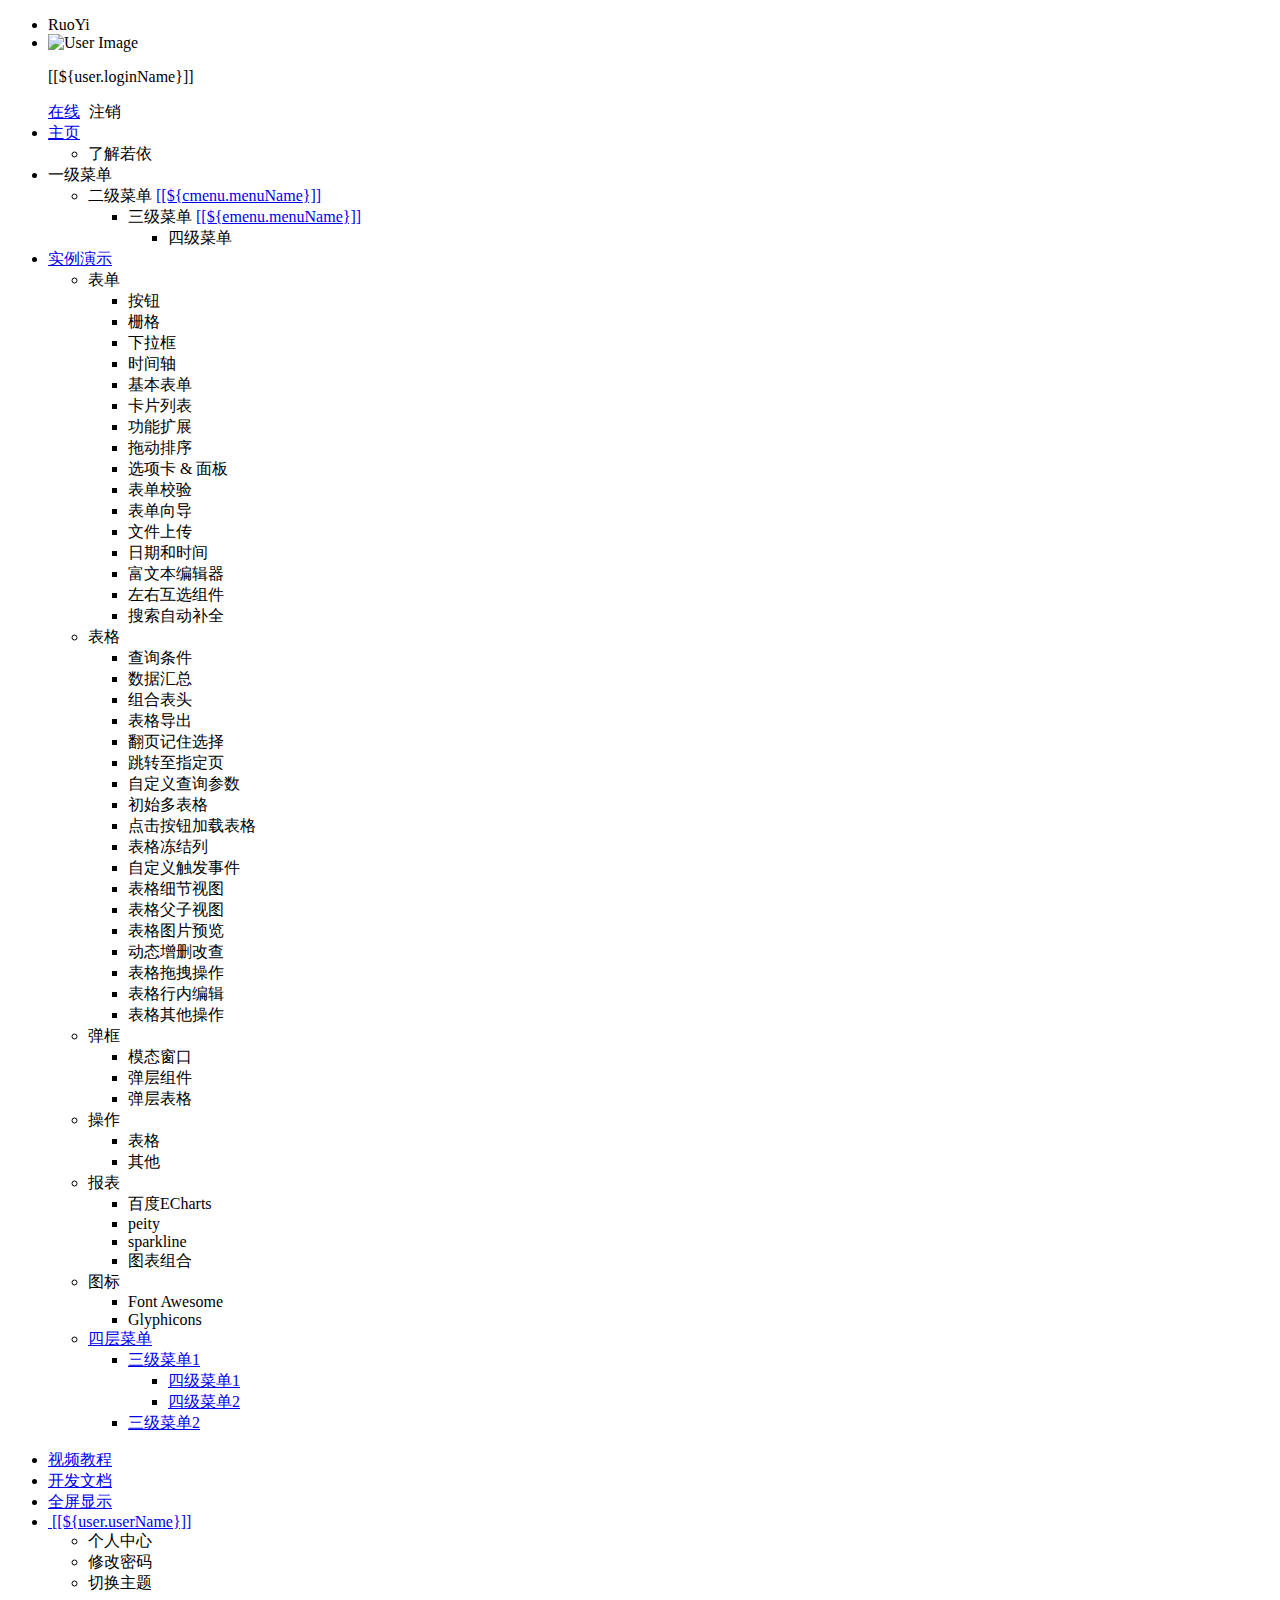
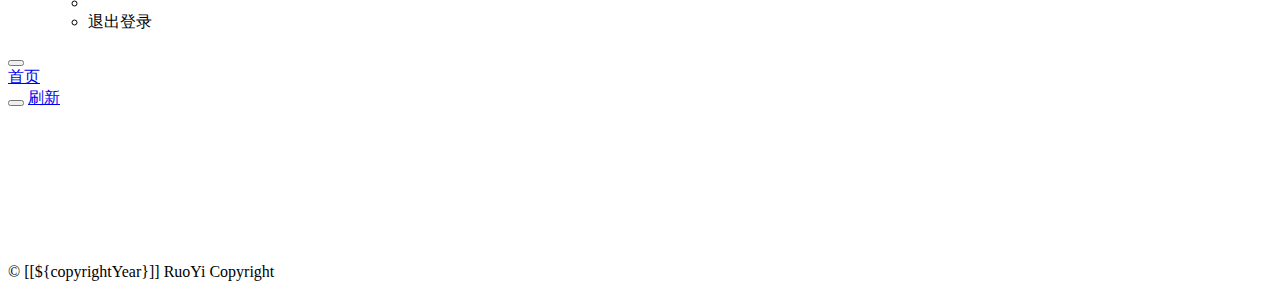
<file: ruoyi-admin/target/classes/templates/index.html>
<!DOCTYPE html>
<html  lang="zh" xmlns:th="http://www.thymeleaf.org">
<head>
    <meta charset="utf-8">
    <meta name="viewport" content="width=device-width, initial-scale=1.0">
    <meta name="renderer" content="webkit">
    <title>若依系统首页</title>
    <!--[if lt IE 9]>
    <meta http-equiv="refresh" content="0;ie.html"/>
    <![endif]-->
    <link th:href="@{favicon.ico}" rel="stylesheet"/>
    <link th:href="@{/css/bootstrap.min.css}" rel="stylesheet"/>
    <link th:href="@{/css/jquery.contextMenu.min.css}" rel="stylesheet"/>
    <link th:href="@{/css/font-awesome.min.css}" rel="stylesheet"/>
    <link th:href="@{/css/animate.css}" rel="stylesheet"/>
    <link th:href="@{/css/style.css}" rel="stylesheet"/>
    <link th:href="@{/css/skins.css}" rel="stylesheet"/>
    <link th:href="@{/ruoyi/css/ry-ui.css?v=4.1.0}" rel="stylesheet"/>
</head>
<body class="fixed-sidebar full-height-layout gray-bg" style="overflow: hidden">
<div id="wrapper">

    <!--左侧导航开始-->
    <nav class="navbar-default navbar-static-side" role="navigation">
        <div class="nav-close">
            <i class="fa fa-times-circle"></i>
        </div>
        <div class="sidebar-collapse">
            <ul class="nav" id="side-menu">
                <a th:href="@{/index}">
                  <li class="logo">
				    <span class="logo-lg" >RuoYi</span> 
            	  </li>
            	</a>
            	<li>
            		<div class="user-panel">
            			<a class="menuItem" title="个人中心" th:href="@{/system/user/profile}"> 
            				<div class="hide" th:text="个人中心"></div>
					        <div class="pull-left image">
		                    	<img th:src="(${user.avatar} == '') ? @{/img/profile.jpg} : @{${user.avatar}}" class="img-circle" alt="User Image">
					        </div>
				        </a>
				        <div class="pull-left info">
				          <p>[[${user.loginName}]]</p>
				          <a href="#"><i class="fa fa-circle text-success"></i> 在线</a>
				          <a th:href="@{logout}" style="padding-left:5px;"><i class="fa fa-sign-out text-danger"></i> 注销</a>
				        </div>
				    </div>
            	</li>
                <li>
                    <a href="#"><i class="fa fa-home"></i> <span class="nav-label">主页</span> <span class="fa arrow"></span></a>
                    <ul class="nav nav-second-level">
                        <li><a class="menuItem" th:href="@{/system/main}">了解若依</a></li>
                    </ul>
                </li>
                <li th:each="menu : ${menus}">
                	<a th:class="@{${menu.url != '' && menu.url != '#'} ? ${menu.target}}" th:href="@{${menu.url == ''} ? |#| : ${menu.url}}">
                		<i class="fa fa-bar-chart-o" th:class="${menu.icon}"></i>
                    	<span class="nav-label" th:text="${menu.menuName}">一级菜单</span> 
                    	<span th:class="${menu.url == '' || menu.url == '#'} ? |fa arrow|"></span>
                	</a>
                    <ul class="nav nav-second-level collapse">
						<li th:each="cmenu : ${menu.children}">
							<a th:if="${#lists.isEmpty(cmenu.children)}" th:class="${cmenu.target == ''} ? |menuItem| : ${cmenu.target}" th:utext="${cmenu.menuName}" th:href="@{${cmenu.url}}">二级菜单</a>
							<a th:if="${not #lists.isEmpty(cmenu.children)}" href="#">[[${cmenu.menuName}]]<span class="fa arrow"></span></a>
							<ul th:if="${not #lists.isEmpty(cmenu.children)}" class="nav nav-third-level">
								<li th:each="emenu : ${cmenu.children}">
								    <a th:if="${#lists.isEmpty(emenu.children)}" th:class="${emenu.target == ''} ? |menuItem| : ${emenu.target}" th:text="${emenu.menuName}" th:href="@{${emenu.url}}">三级菜单</a>
								    <a th:if="${not #lists.isEmpty(emenu.children)}" href="#">[[${emenu.menuName}]]<span class="fa arrow"></span></a>
								    <ul th:if="${not #lists.isEmpty(emenu.children)}" class="nav nav-four-level">
								      	<li th:each="fmenu : ${emenu.children}"><a th:if="${#lists.isEmpty(fmenu.children)}" th:class="${fmenu.target == ''} ? |menuItem| : ${fmenu.target}" th:text="${fmenu.menuName}" th:href="@{${fmenu.url}}">四级菜单</a></li>
								    </ul>
								</li>
							</ul>
						</li>
					</ul>
                </li>
                <li th:if="${demoEnabled}">
                    <a href="#"><i class="fa fa-desktop"></i><span class="nav-label">实例演示</span><span class="fa arrow"></span></a>
                    <ul class="nav nav-second-level collapse">
                        <li> <a>表单<span class="fa arrow"></span></a>
                            <ul class="nav nav-third-level">
								<li><a class="menuItem" th:href="@{/demo/form/button}">按钮</a></li>
								<li><a class="menuItem" th:href="@{/demo/form/grid}">栅格</a></li>
								<li><a class="menuItem" th:href="@{/demo/form/select}">下拉框</a></li>
								<li><a class="menuItem" th:href="@{/demo/form/timeline}">时间轴</a></li>
								<li><a class="menuItem" th:href="@{/demo/form/basic}">基本表单</a></li>
								<li><a class="menuItem" th:href="@{/demo/form/cards}">卡片列表</a></li>
								<li><a class="menuItem" th:href="@{/demo/form/jasny}">功能扩展</a></li>
								<li><a class="menuItem" th:href="@{/demo/form/sortable}">拖动排序</a></li>
								<li><a class="menuItem" th:href="@{/demo/form/tabs_panels}">选项卡 & 面板</a></li>
								<li><a class="menuItem" th:href="@{/demo/form/validate}">表单校验</a></li>
								<li><a class="menuItem" th:href="@{/demo/form/wizard}">表单向导</a></li>
								<li><a class="menuItem" th:href="@{/demo/form/upload}">文件上传</a></li>
								<li><a class="menuItem" th:href="@{/demo/form/datetime}">日期和时间</a></li>
								<li><a class="menuItem" th:href="@{/demo/form/summernote}">富文本编辑器</a></li>
								<li><a class="menuItem" th:href="@{/demo/form/duallistbox}">左右互选组件</a></li>
								<li><a class="menuItem" th:href="@{/demo/form/autocomplete}">搜索自动补全</a></li>
							</ul>
                        </li>
                        <li> <a>表格<span class="fa arrow"></span></a>
                            <ul class="nav nav-third-level">
								<li><a class="menuItem" th:href="@{/demo/table/search}">查询条件</a></li>
								<li><a class="menuItem" th:href="@{/demo/table/footer}">数据汇总</a></li>
								<li><a class="menuItem" th:href="@{/demo/table/groupHeader}">组合表头</a></li>
								<li><a class="menuItem" th:href="@{/demo/table/export}">表格导出</a></li>
								<li><a class="menuItem" th:href="@{/demo/table/remember}">翻页记住选择</a></li>
								<li><a class="menuItem" th:href="@{/demo/table/pageGo}">跳转至指定页</a></li>
								<li><a class="menuItem" th:href="@{/demo/table/params}">自定义查询参数</a></li>
								<li><a class="menuItem" th:href="@{/demo/table/multi}">初始多表格</a></li>
								<li><a class="menuItem" th:href="@{/demo/table/button}">点击按钮加载表格</a></li>
								<li><a class="menuItem" th:href="@{/demo/table/fixedColumns}">表格冻结列</a></li>
								<li><a class="menuItem" th:href="@{/demo/table/event}">自定义触发事件</a></li>
								<li><a class="menuItem" th:href="@{/demo/table/detail}">表格细节视图</a></li>
								<li><a class="menuItem" th:href="@{/demo/table/child}">表格父子视图</a></li>
								<li><a class="menuItem" th:href="@{/demo/table/image}">表格图片预览</a></li>
								<li><a class="menuItem" th:href="@{/demo/table/curd}">动态增删改查</a></li>
								<li><a class="menuItem" th:href="@{/demo/table/reorder}">表格拖拽操作</a></li>
								<li><a class="menuItem" th:href="@{/demo/table/editable}">表格行内编辑</a></li>
								<li><a class="menuItem" th:href="@{/demo/table/other}">表格其他操作</a></li>
							</ul>
                        </li>
                        <li> <a>弹框<span class="fa arrow"></span></a>
                            <ul class="nav nav-third-level">
								<li><a class="menuItem" th:href="@{/demo/modal/dialog}">模态窗口</a></li>
								<li><a class="menuItem" th:href="@{/demo/modal/layer}">弹层组件</a></li>
								<li><a class="menuItem" th:href="@{/demo/modal/table}">弹层表格</a></li>
							</ul>
                        </li>
                        <li> <a>操作<span class="fa arrow"></span></a>
                            <ul class="nav nav-third-level">
								<li><a class="menuItem" th:href="@{/demo/operate/table}">表格</a></li>
								<li><a class="menuItem" th:href="@{/demo/operate/other}">其他</a></li>
							</ul>
                        </li>
                        <li> <a>报表<span class="fa arrow"></span></a>
                            <ul class="nav nav-third-level">
								<li><a class="menuItem" th:href="@{/demo/report/echarts}">百度ECharts</a></li>
								<li><a class="menuItem" th:href="@{/demo/report/peity}">peity</a></li>
								<li><a class="menuItem" th:href="@{/demo/report/sparkline}">sparkline</a></li>
								<li><a class="menuItem" th:href="@{/demo/report/metrics}">图表组合</a></li>
							</ul>
                        </li>
                        <li> <a>图标<span class="fa arrow"></span></a>
                            <ul class="nav nav-third-level">
								<li><a class="menuItem" th:href="@{/demo/icon/fontawesome}">Font Awesome</a></li>
								<li><a class="menuItem" th:href="@{/demo/icon/glyphicons}">Glyphicons</a></li>
							</ul>
                        </li>
                        <li>
	                        <a href="#"><i class="fa fa-sitemap"></i> <span class="nav-label">四层菜单 </span><span class="fa arrow"></span></a>
	                        <ul class="nav nav-second-level collapse">
	                            <li>
	                                <a href="#" id="damian">三级菜单1<span class="fa arrow"></span></a>
	                                <ul class="nav nav-third-level">
	                                    <li>
	                                        <a href="#">四级菜单1</a>
	                                    </li>
	                                    <li>
	                                        <a href="#">四级菜单2</a>
	                                    </li>
	                                </ul>
	                            </li>
	                            <li><a href="#">三级菜单2</a></li>
	                        </ul>
	                    </li>
                    </ul>
                </li>
            </ul>
        </div>
    </nav>
    <!--左侧导航结束-->
    
    <!--右侧部分开始-->
    <div id="page-wrapper" class="gray-bg dashbard-1">
        <div class="row border-bottom">
            <nav class="navbar navbar-static-top" role="navigation" style="margin-bottom: 0">
                <div class="navbar-header">
                    <a class="navbar-minimalize minimalize-styl-2" style="color:#FFF;" href="#" title="收起菜单">
                    	<i class="fa fa-bars"></i>
                    </a>
                </div>
                <ul class="nav navbar-top-links navbar-right welcome-message">
                    <li><a title="视频教程" href="http://doc.ruoyi.vip/ruoyi/document/spjc.html" target="_blank"><i class="fa fa-video-camera"></i> 视频教程</a></li>
                    <li><a title="开发文档" href="http://doc.ruoyi.vip" target="_blank"><i class="fa fa-question-circle"></i> 开发文档</a></li>
	                <li><a title="全屏显示" href="javascript:void(0)" id="fullScreen"><i class="fa fa-arrows-alt"></i> 全屏显示</a></li>
                    <li class="dropdown user-menu">
						<a href="javascript:void(0)" class="dropdown-toggle" data-hover="dropdown">
							<img th:src="(${user.avatar} == '') ? @{/img/profile.jpg} : @{${user.avatar}}" class="user-image">
							<span class="hidden-xs">[[${user.userName}]]</span>
						</a>
						<ul class="dropdown-menu">
							<li class="mt5">
								<a th:href="@{/system/user/profile}" class="menuItem">
								<i class="fa fa-user"></i> 个人中心</a>
							</li>
							<li>
								<a onclick="resetPwd()">
								<i class="fa fa-key"></i> 修改密码</a>
							</li>
							<li>
								<a onclick="switchSkin()">
								<i class="fa fa-dashboard"></i> 切换主题</a>
							</li>
							<li class="divider"></li>
							<li>
								<a th:href="@{logout}">
								<i class="fa fa-sign-out"></i> 退出登录</a>
							</li>
						</ul>
					</li>
                </ul>
            </nav>
        </div>
        <div class="row content-tabs">
            <button class="roll-nav roll-left tabLeft">
                <i class="fa fa-backward"></i>
            </button>
            <nav class="page-tabs menuTabs">
                <div class="page-tabs-content">
                    <a href="javascript:;" class="active menuTab" data-id="/system/main">首页</a>
                </div>
            </nav>
            <button class="roll-nav roll-right tabRight">
                <i class="fa fa-forward"></i>
            </button>
            <a href="javascript:void(0);" class="roll-nav roll-right tabReload"><i class="fa fa-refresh"></i> 刷新</a>
        </div>
        
        <a id="ax_close_max" class="ax_close_max" href="#" title="关闭全屏"> <i class="fa fa-times-circle-o"></i> </a>
                    
        <div class="row mainContent" id="content-main">
            <iframe class="RuoYi_iframe" name="iframe0" width="100%" height="100%" data-id="/system/main"
                    th:src="@{/system/main}" frameborder="0" seamless></iframe>
        </div>
        <div class="footer">
            <div class="pull-right">© [[${copyrightYear}]] RuoYi Copyright </div>
        </div>
    </div>
    <!--右侧部分结束-->
</div>
<!-- 全局js -->
<script th:src="@{/js/jquery.min.js}"></script>
<script th:src="@{/js/bootstrap.min.js}"></script>
<script th:src="@{/js/plugins/metisMenu/jquery.metisMenu.js}"></script>
<script th:src="@{/js/plugins/slimscroll/jquery.slimscroll.min.js}"></script>
<script th:src="@{/js/jquery.contextMenu.min.js}"></script>
<script th:src="@{/ajax/libs/blockUI/jquery.blockUI.js}"></script>
<script th:src="@{/ajax/libs/layer/layer.min.js}"></script>
<script th:src="@{/ruoyi/js/ry-ui.js?v=4.1.0}"></script>
<script th:src="@{/ruoyi/js/common.js?v=4.1.0}"></script>
<script th:src="@{/ruoyi/index.js}"></script>
<script th:src="@{/ajax/libs/fullscreen/jquery.fullscreen.js}"></script>
<script th:inline="javascript">
var ctx = [[@{/}]];
// 皮肤缓存
var skin = storage.get("skin");
// history（表示去掉地址的#）否则地址以"#"形式展示
var mode = "history";
// 历史访问路径缓存
var historyPath = storage.get("historyPath");
// 排除非左侧菜单链接
var excludesUrl = ["/system/user/profile"];

// 本地主题优先，未设置取系统配置
if($.common.isNotEmpty(skin)){
	$("body").addClass(skin.split('|')[0]);
	$("body").addClass(skin.split('|')[1]);
} else {
	var sideTheme = [[${@config.getKey('sys.index.sideTheme')}]];
	var skinName = [[${@config.getKey('sys.index.skinName')}]];
	$("body").addClass(sideTheme);
	$("body").addClass(skinName);
}

/* 用户管理-重置密码 */
function resetPwd() {
    var url = ctx + 'system/user/profile/resetPwd';
    $.modal.open("重置密码", url, '770', '380');
}
/* 切换主题 */
function switchSkin() {
    layer.open({
		type : 2,
		shadeClose : true,
		title : "切换主题",
		area : ["530px", "386px"],
		content : [ctx + "system/switchSkin", 'no']
	})
}

/** 刷新时访问路径页签 */
function applyPath(url) {
	$('a[href$="' + decodeURI(url) + '"]').click();
    if($.inArray(url, excludesUrl)){
        $('a[href$="' + url + '"]').parent("li").addClass("selected").parents("li").addClass("active").end().parents("ul").addClass("in");
    }
}

$(function() {
	if($.common.equals("history", mode) && window.performance.navigation.type == 1) {
		var url = storage.get('publicPath');
	    if ($.common.isNotEmpty(url)) {
	    	applyPath(url);
	    }
	} else {
		var hash = location.hash;
	    if ($.common.isNotEmpty(hash)) {
	        var url = hash.substring(1, hash.length);
	        applyPath(url);
	    }
	}
});
</script>
</body>
</html>
</file>
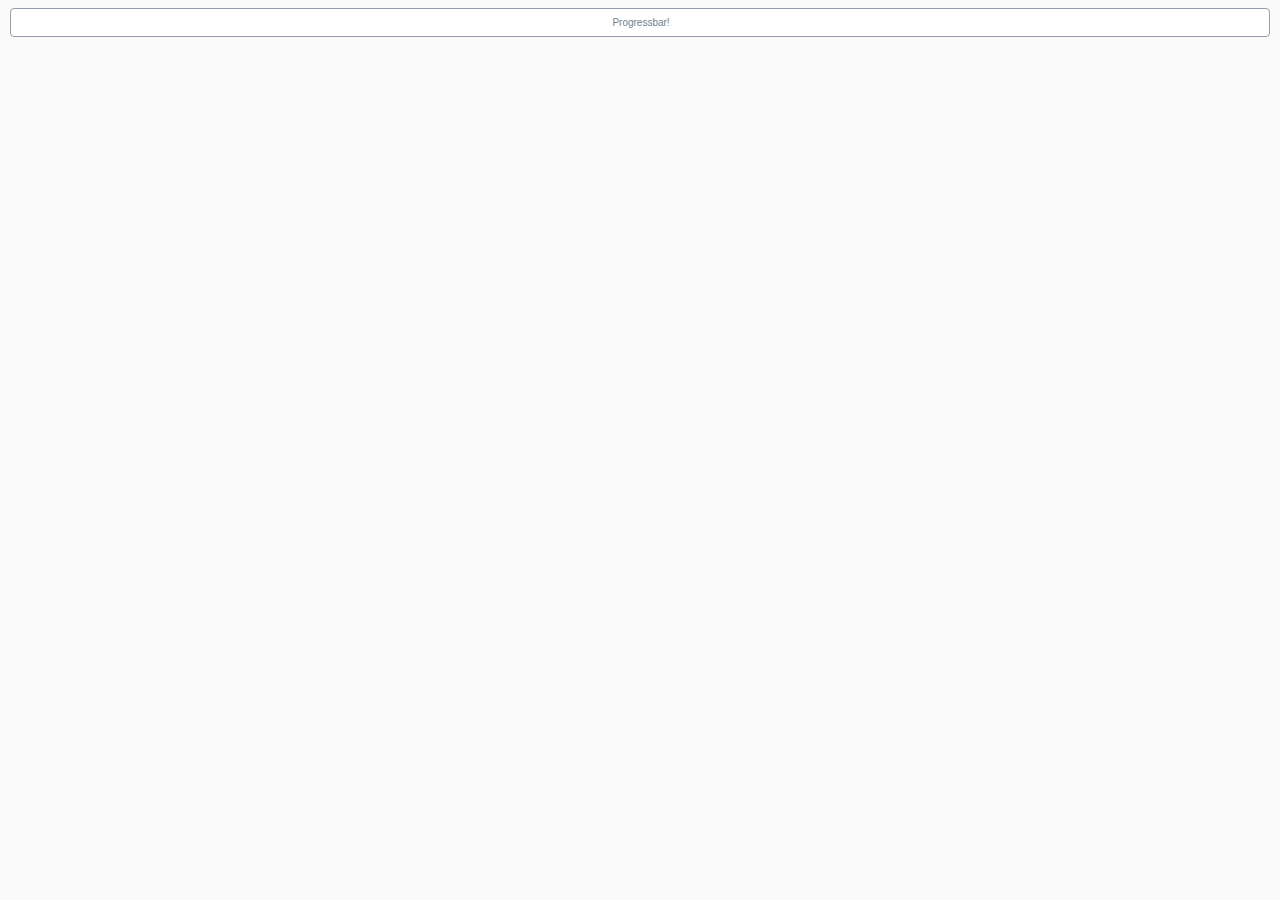
<file: ruoyi-process/target/classes/static/modeler/diagram-viewer/index.html>
﻿<html>
<head>
  <meta http-equiv="Content-Type" content="text/html; charset=utf-8">
  
  <link rel="stylesheet" href="style.css" type="text/css" media="screen">
  <script src="js/jstools.js" type="text/javascript" charset="utf-8"></script>
  <script src="js/raphael.js" type="text/javascript" charset="utf-8"></script>
  
  <script src="js/jquery/jquery.js" type="text/javascript" charset="utf-8"></script>
  <script src="js/jquery/jquery.progressbar.js" type="text/javascript" charset="utf-8"></script>
  <script src="js/jquery/jquery.asyncqueue.js" type="text/javascript" charset="utf-8"></script>
  
  <script src="js/Color.js" type="text/javascript" charset="utf-8"></script>
  <script src="js/Polyline.js" type="text/javascript" charset="utf-8"></script>
  <script src="js/ActivityImpl.js" type="text/javascript" charset="utf-8"></script>
  <script src="js/ActivitiRest.js" type="text/javascript" charset="utf-8"></script>
  <script src="js/LineBreakMeasurer.js" type="text/javascript" charset="utf-8"></script>
  <script src="js/ProcessDiagramGenerator.js" type="text/javascript" charset="utf-8"></script>
  <script src="js/ProcessDiagramCanvas.js" type="text/javascript" charset="utf-8"></script>
  
  <style type="text/css" media="screen">
    
  </style>
</head>
<body>
<div class="wrapper">
  <div id="pb1"></div>
  <div id="overlayBox" >
    <div id="diagramBreadCrumbs" class="diagramBreadCrumbs" onmousedown="return false" onselectstart="return false"></div>
    <div id="diagramHolder" class="diagramHolder"></div>
    <div class="diagram-info" id="diagramInfo"></div>
  </div>
</div>
<script language='javascript'>
var DiagramGenerator = {};
var pb1;
$(document).ready(function(){
  var query_string = {};
  var query = window.location.search.substring(1);
  var vars = query.split("&");
  for (var i=0;i<vars.length;i++) {
    var pair = vars[i].split("=");
    query_string[pair[0]] = pair[1];
  } 
  
  var processDefinitionId = query_string["processDefinitionId"];
  var processInstanceId = query_string["processInstanceId"];
  
  console.log("Initialize progress bar");
  
  pb1 = new $.ProgressBar({
    boundingBox: '#pb1',
    label: 'Progressbar!',
    on: {
      complete: function() {
        console.log("Progress Bar COMPLETE");
        this.set('label', 'complete!');
        if (processInstanceId) {
          ProcessDiagramGenerator.drawHighLights(processInstanceId);
        }
      },
      valueChange: function(e) {
        this.set('label', e.newVal + '%');
      }
    },
    value: 0
  });
  console.log("Progress bar inited");
  
  ProcessDiagramGenerator.options = {
    diagramBreadCrumbsId: "diagramBreadCrumbs",
    diagramHolderId: "diagramHolder",
    diagramInfoId: "diagramInfo",
    on: {
      click: function(canvas, element, contextObject){
        var mouseEvent = this;
        console.log("[CLICK] mouseEvent: %o, canvas: %o, clicked element: %o, contextObject: %o", mouseEvent, canvas, element, contextObject);

        if (contextObject.getProperty("type") == "callActivity") {
          var processDefinitonKey = contextObject.getProperty("processDefinitonKey");
          var processDefinitons = contextObject.getProperty("processDefinitons");
          var processDefiniton = processDefinitons[0];
          console.log("Load callActivity '" + processDefiniton.processDefinitionKey + "', contextObject: ", contextObject);

          // Load processDefinition
        ProcessDiagramGenerator.drawDiagram(processDefiniton.processDefinitionId);
        }
      },
      rightClick: function(canvas, element, contextObject){
        var mouseEvent = this;
        console.log("[RIGHTCLICK] mouseEvent: %o, canvas: %o, clicked element: %o, contextObject: %o", mouseEvent, canvas, element, contextObject);
      },
      over: function(canvas, element, contextObject){
        var mouseEvent = this;
        //console.log("[OVER] mouseEvent: %o, canvas: %o, clicked element: %o, contextObject: %o", mouseEvent, canvas, element, contextObject);

        // TODO: show tooltip-window with contextObject info
        ProcessDiagramGenerator.showActivityInfo(contextObject);
      },
      out: function(canvas, element, contextObject){
        var mouseEvent = this;
        //console.log("[OUT] mouseEvent: %o, canvas: %o, clicked element: %o, contextObject: %o", mouseEvent, canvas, element, contextObject);

        ProcessDiagramGenerator.hideInfo();
      }
    }
  };
  
  var baseUrl = window.document.location.protocol + "//" + window.document.location.host + "/";
  var shortenedUrl = window.document.location.href.replace(baseUrl, "");
  baseUrl = baseUrl + shortenedUrl.substring(0, shortenedUrl.indexOf("/"));
  
  ActivitiRest.options = {
    processInstanceHighLightsUrl: baseUrl + "/service/process-instance/{processInstanceId}/highlights?callback=?",
    processDefinitionUrl: baseUrl + "/service/process-definition/{processDefinitionId}/diagram-layout?callback=?",
    processDefinitionByKeyUrl: baseUrl + "/service/process-definition/{processDefinitionKey}/diagram-layout?callback=?"
  };
  
  if (processDefinitionId) {
    ProcessDiagramGenerator.drawDiagram(processDefinitionId);
    
  } else {
    alert("processDefinitionId parameter is required");
  }
});


</script>
</body>
</html>
</file>
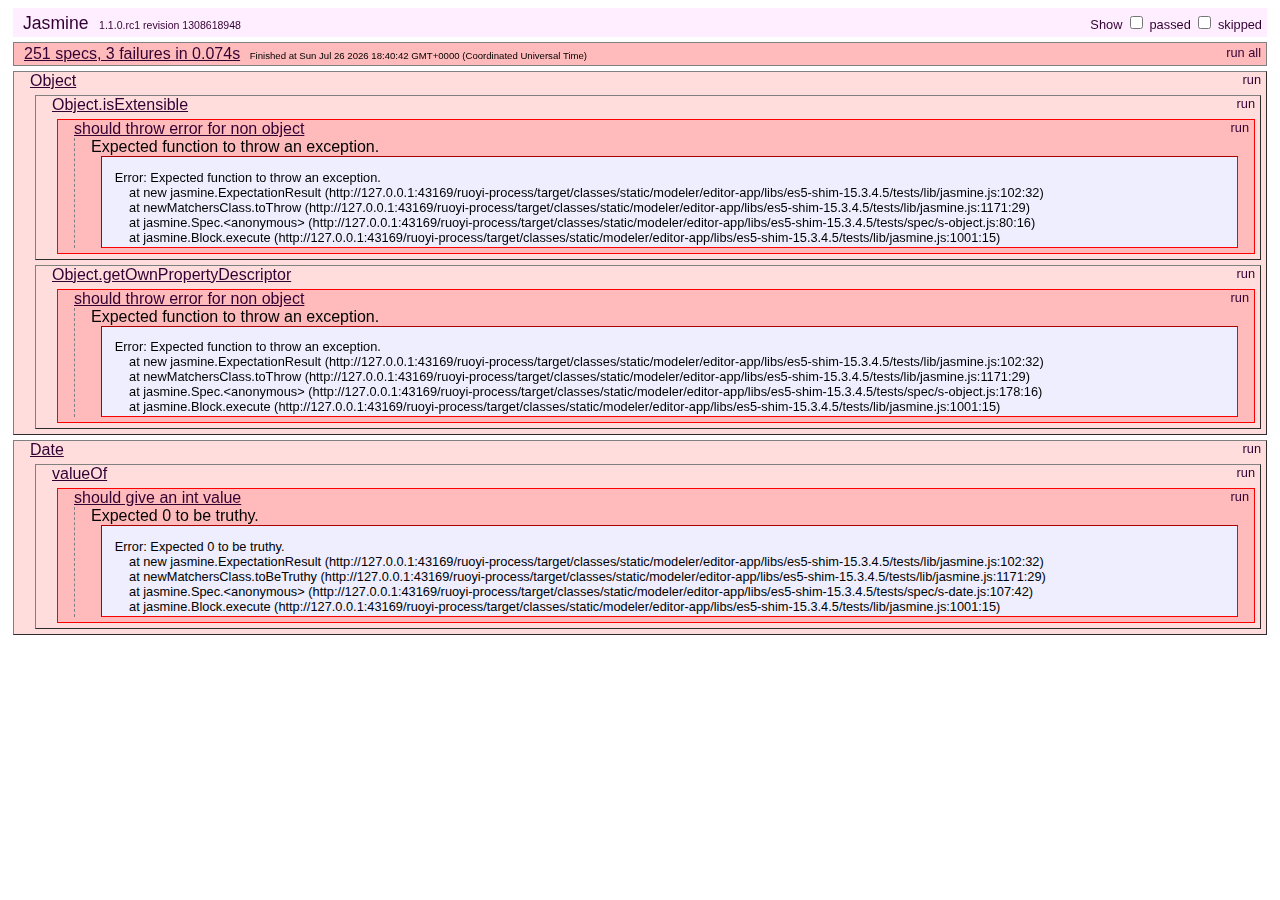
<file: ruoyi-process/target/classes/static/modeler/editor-app/libs/es5-shim-15.3.4.5/tests/index.html>
<!DOCTYPE HTML>
<html>
<head>
	<title>Jasmine Spec Runner</title>

	<link rel="shortcut icon" type="image/png" href="lib/jasmine_favicon.png">

	<link rel="stylesheet" type="text/css" href="lib/jasmine.css">
	<script type="text/javascript" src="lib/jasmine.js"></script>
	<script type="text/javascript" src="lib/jasmine-html.js"></script>
	<script type="text/javascript" src="lib/json2.js"></script>

	<!-- include helper files here... -->
	<script src="helpers/h.js"></script>
	<script src="helpers/h-kill.js"></script>
	<script src="helpers/h-matchers.js"></script>

	<!-- include source files here... -->
	<script src="../es5-shim.js"></script>
    <script src="../es5-sham.js"></script>

	<!-- include spec files here... -->
	<script src="spec/s-array.js"></script>
	<script src="spec/s-function.js"></script>
	<script src="spec/s-string.js"></script>
	<script src="spec/s-object.js"></script>
	<script src="spec/s-number.js"></script>
	<script src="spec/s-date.js"></script>


	<script type="text/javascript">
		(function() {
			var jasmineEnv = jasmine.getEnv();
			jasmineEnv.updateInterval = 1000;

			var trivialReporter = new jasmine.TrivialReporter();

			jasmineEnv.addReporter(trivialReporter);

			jasmineEnv.specFilter = function(spec) {
				return trivialReporter.specFilter(spec);
			};

			var currentWindowOnload = window.onload;

			window.onload = function() {
				if (currentWindowOnload) {
					currentWindowOnload();
				}
				execJasmine();
			};

			function execJasmine() {
				jasmineEnv.execute();
			}

		})();
	</script>

</head>

<body>
</body>
</html>
</file>
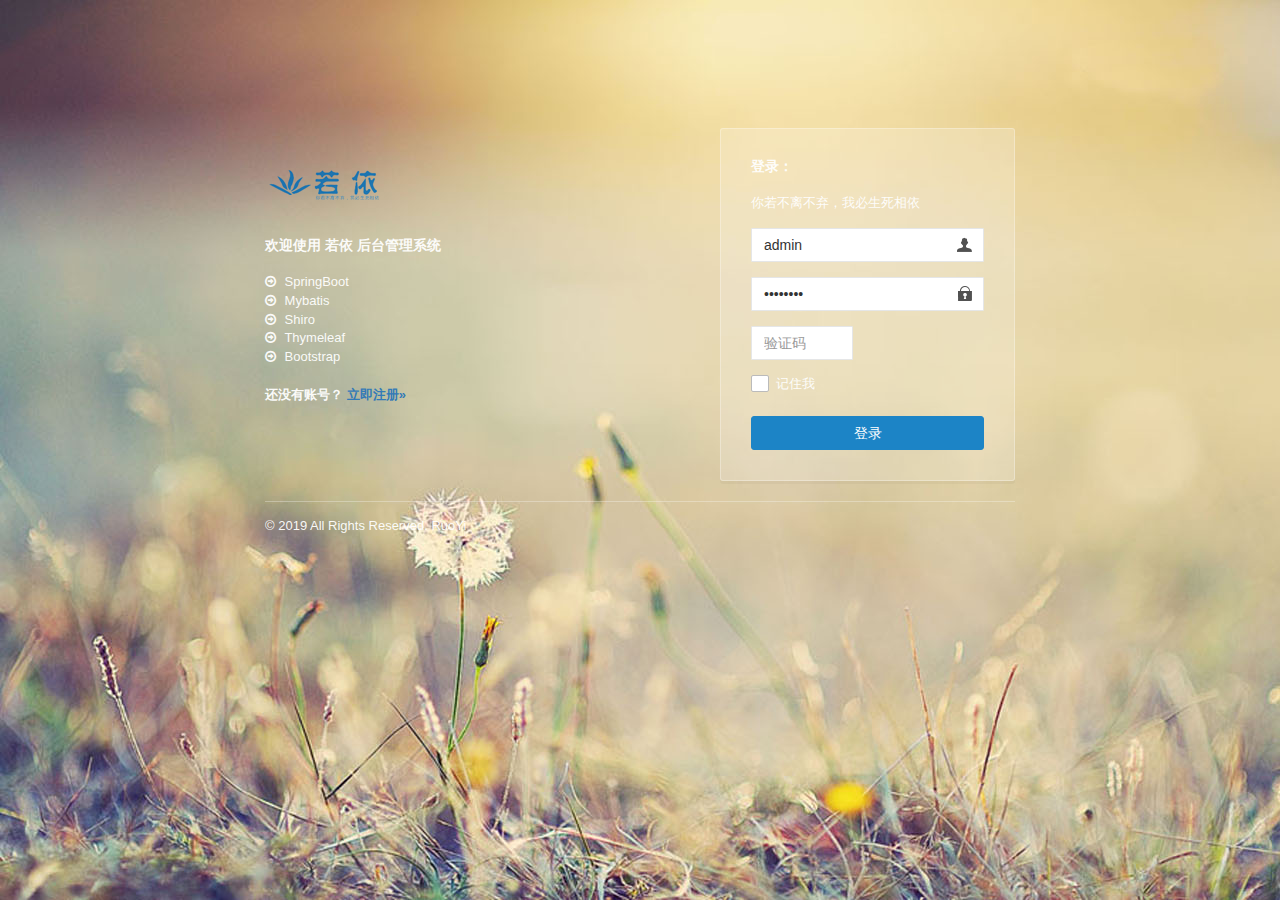
<file: ruoyi-admin/target/classes/templates/login.html>
<!DOCTYPE html>
<html  lang="zh" xmlns:th="http://www.thymeleaf.org">
<head>
    <meta charset="utf-8">
    <meta name="viewport" content="width=device-width, initial-scale=1.0, maximum-scale=1.0">
    
    <title>登录若依系统</title>
    <meta name="description" content="若依后台管理框架">
    <link href="../static/css/bootstrap.min.css" th:href="@{/css/bootstrap.min.css}" rel="stylesheet"/>
    <link href="../static/css/font-awesome.min.css" th:href="@{/css/font-awesome.min.css}" rel="stylesheet"/>
    <link href="../static/css/style.css" th:href="@{/css/style.css}" rel="stylesheet"/>
    <link href="../static/css/login.min.css" th:href="@{/css/login.min.css}" rel="stylesheet"/>
    <link href="../static/ruoyi/css/ry-ui.css" th:href="@{/ruoyi/css/ry-ui.css?v=4.1.0}" rel="stylesheet"/>
    <!-- 360浏览器急速模式 -->
    <meta name="renderer" content="webkit">
    <!-- 避免IE使用兼容模式 -->
    <meta http-equiv="X-UA-Compatible" content="IE=edge">
    <link rel="shortcut icon" href="../static/favicon.ico" th:href="@{favicon.ico}"/>
    <style type="text/css">label.error { position:inherit;  }</style>
    <script>
        if(window.top!==window.self){window.top.location=window.location};
    </script>
</head>

<body class="signin">

    <div class="signinpanel">
        <div class="row">
            <div class="col-sm-7">
                <div class="signin-info">
                    <div class="logopanel m-b">
                        <h1><img alt="[ 若依 ]" src="../static/ruoyi.png" th:src="@{/ruoyi.png}"></h1>
                    </div>
                    <div class="m-b"></div>
                    <h4>欢迎使用 <strong>若依 后台管理系统</strong></h4>
                    <ul class="m-b">
                        <li><i class="fa fa-arrow-circle-o-right m-r-xs"></i> SpringBoot</li>
                        <li><i class="fa fa-arrow-circle-o-right m-r-xs"></i> Mybatis</li>
                        <li><i class="fa fa-arrow-circle-o-right m-r-xs"></i> Shiro</li>
                        <li><i class="fa fa-arrow-circle-o-right m-r-xs"></i> Thymeleaf</li>
                        <li><i class="fa fa-arrow-circle-o-right m-r-xs"></i> Bootstrap</li>
                    </ul>
                    <strong>还没有账号？ <a href="#">立即注册&raquo;</a></strong>
                </div>
            </div>
            <div class="col-sm-5">
                <form id="signupForm">
                    <h4 class="no-margins">登录：</h4>
                    <p class="m-t-md">你若不离不弃，我必生死相依</p>
                    <input type="text"     name="username" class="form-control uname"     placeholder="用户名" value="admin"    />
                    <input type="password" name="password" class="form-control pword"     placeholder="密码"   value="admin123" />
					<div class="row m-t" th:if="${captchaEnabled==true}">
						<div class="col-xs-6">
						    <input type="text" name="validateCode" class="form-control code" placeholder="验证码" maxlength="5" autocomplete="off">
						</div>
						<div class="col-xs-6">
							<a href="javascript:void(0);" title="点击更换验证码">
								<img th:src="@{captcha/captchaImage(type=${captchaType})}" class="imgcode" width="85%"/>
							</a>
						</div>
					</div>
                    <div class="checkbox-custom" th:classappend="${captchaEnabled==false} ? 'm-t'">
				        <input type="checkbox" id="rememberme" name="rememberme"> <label for="rememberme">记住我</label>
				    </div>
                    <button class="btn btn-success btn-block" id="btnSubmit" data-loading="正在验证登录，请稍后...">登录</button>
                </form>
            </div>
        </div>
        <div class="signup-footer">
            <div class="pull-left">
                &copy; 2019 All Rights Reserved. RuoYi <br>
            </div>
        </div>
    </div>
<script th:inline="javascript"> var ctx = [[@{/}]]; var captchaType = [[${captchaType}]]; </script>
<!-- 全局js -->
<script src="../static/js/jquery.min.js" th:src="@{/js/jquery.min.js}"></script>
<script src="../static/js/bootstrap.min.js" th:src="@{/js/bootstrap.min.js}"></script>
<!-- 验证插件 -->
<script src="../static/ajax/libs/validate/jquery.validate.min.js" th:src="@{/ajax/libs/validate/jquery.validate.min.js}"></script>
<script src="../static/ajax/libs/validate/messages_zh.min.js" th:src="@{/ajax/libs/validate/messages_zh.min.js}"></script>
<script src="../static/ajax/libs/layer/layer.min.js" th:src="@{/ajax/libs/layer/layer.min.js}"></script>
<script src="../static/ajax/libs/blockUI/jquery.blockUI.js" th:src="@{/ajax/libs/blockUI/jquery.blockUI.js}"></script>
<script src="../static/ruoyi/js/ry-ui.js" th:src="@{/ruoyi/js/ry-ui.js?v=4.1.0}"></script>
<script src="../static/ruoyi/login.js" th:src="@{/ruoyi/login.js}"></script>
</body>
</html>
</file>
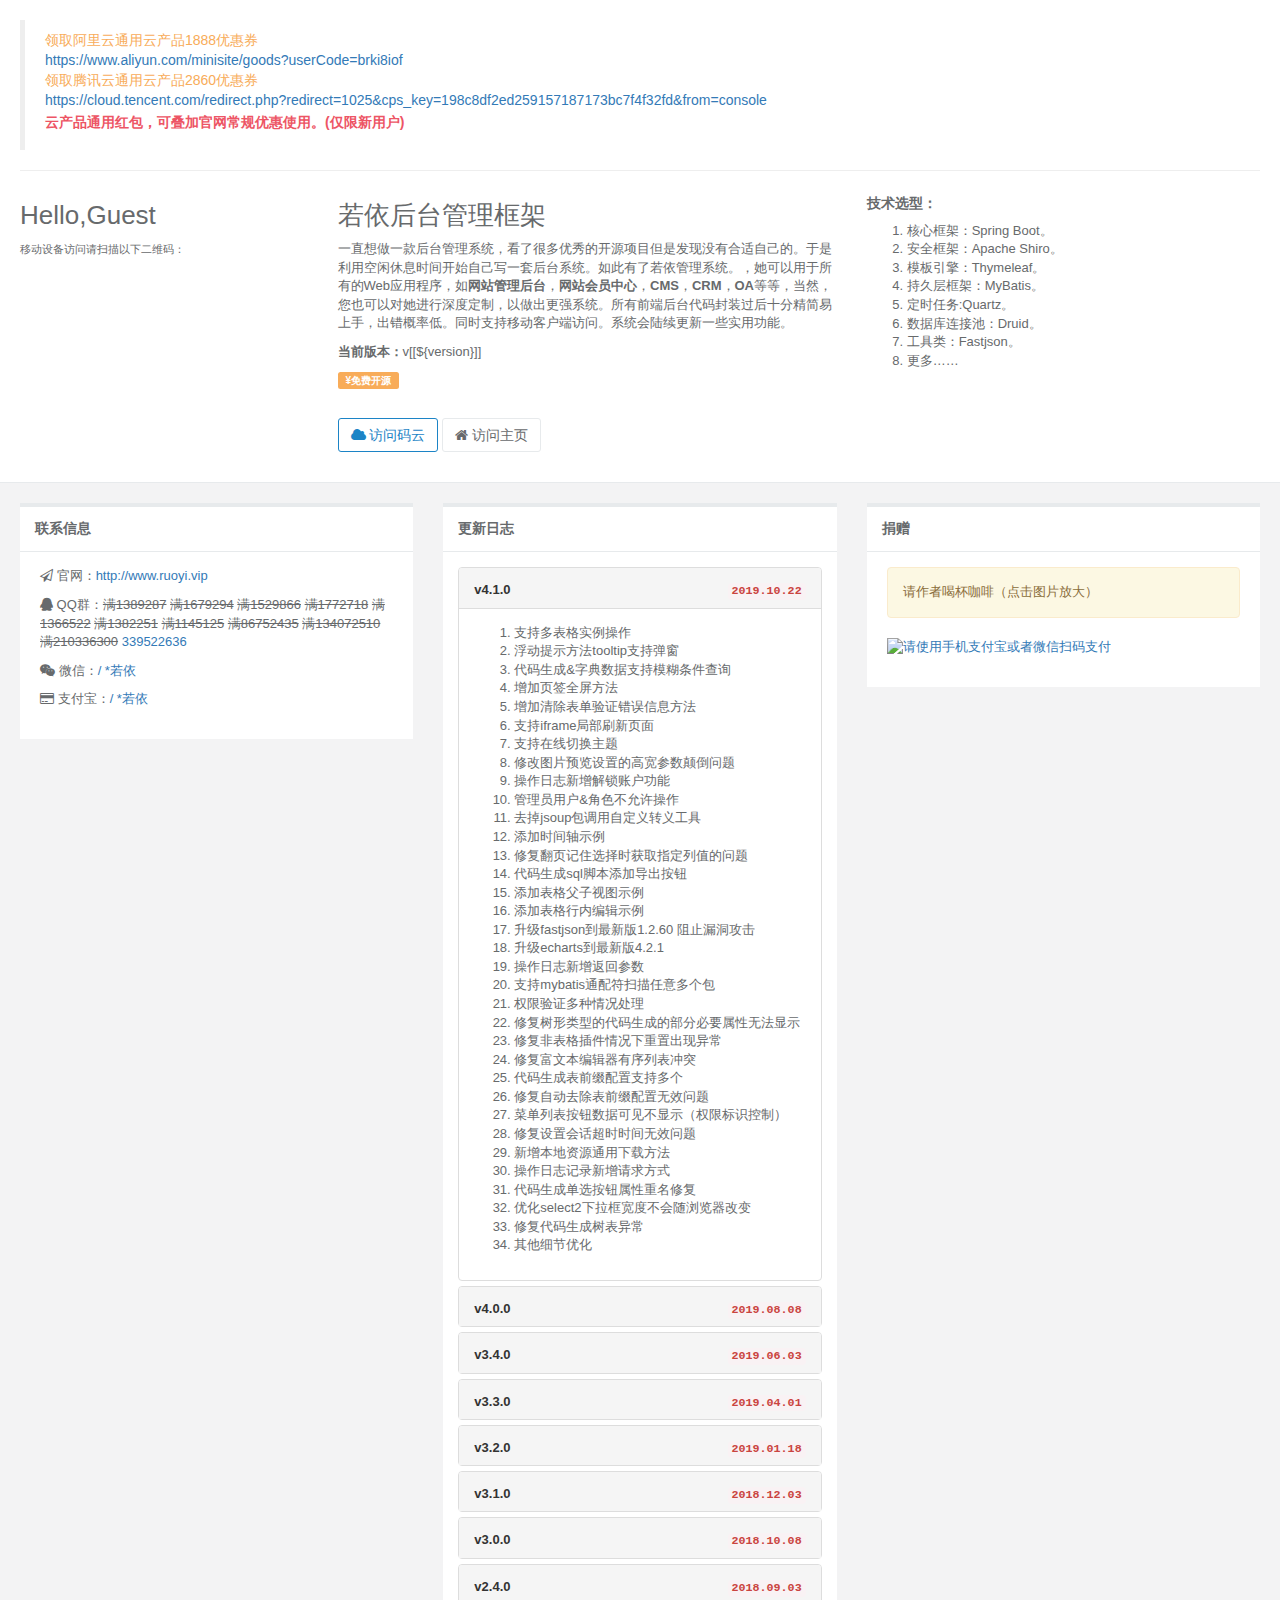
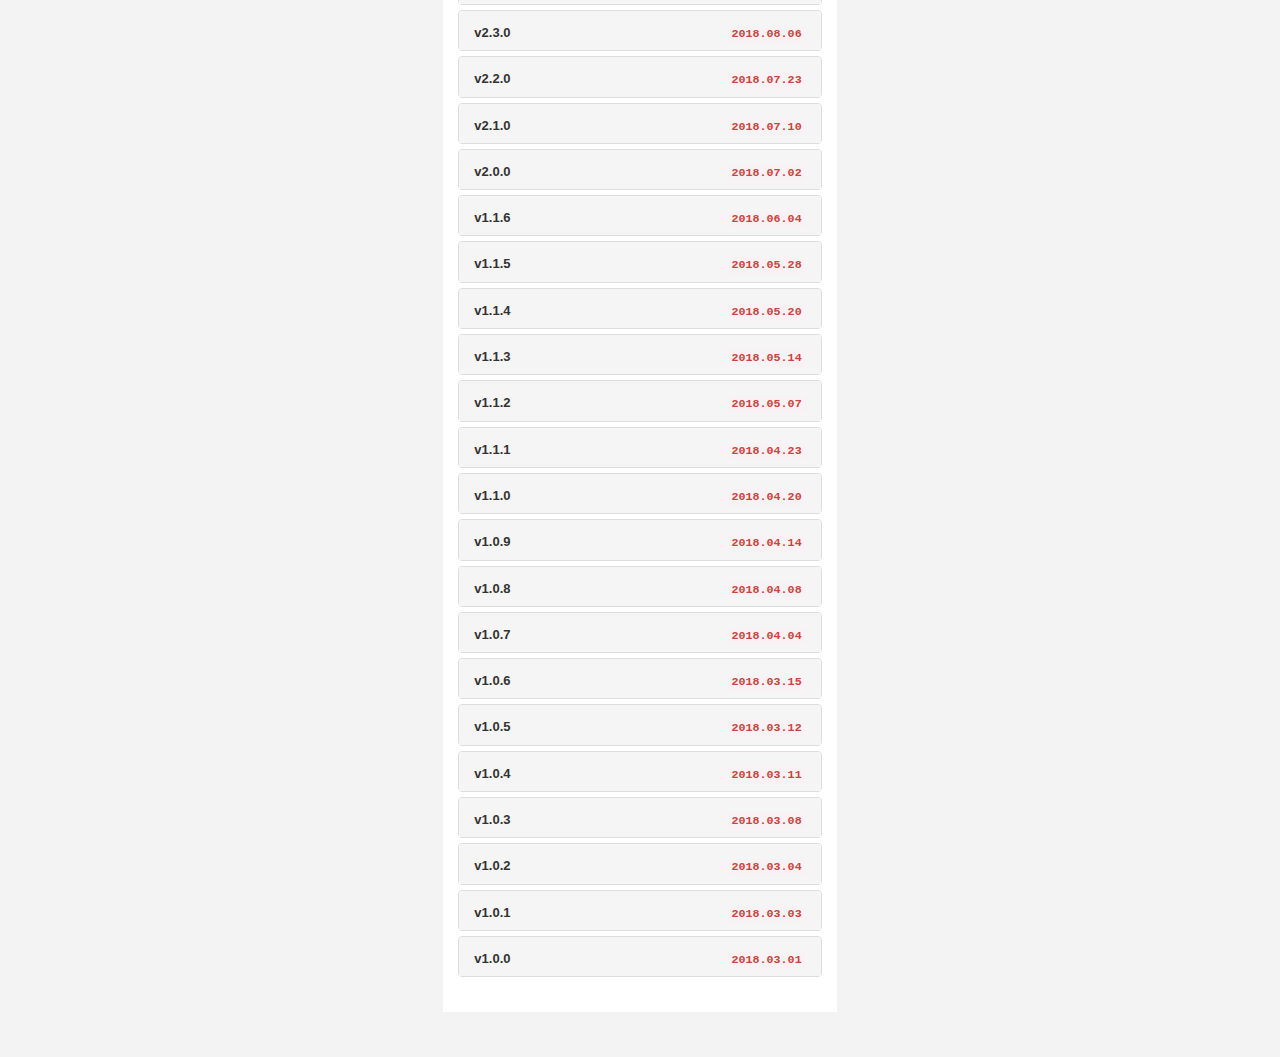
<file: ruoyi-admin/target/classes/templates/main.html>
<!DOCTYPE html>
<html  lang="zh" xmlns:th="http://www.thymeleaf.org">
<head>
    <meta charset="utf-8">
    <meta name="viewport" content="width=device-width, initial-scale=1.0">
    <!--360浏览器优先以webkit内核解析-->
    <title>若依介绍</title>
    <link rel="shortcut icon" href="favicon.ico">
    <link href="../static/css/bootstrap.min.css" th:href="@{/css/bootstrap.min.css}" rel="stylesheet"/>
    <link href="../static/css/font-awesome.min.css" th:href="@{/css/font-awesome.min.css}" rel="stylesheet"/>
    <link href="../static/css/main/animate.min.css" th:href="@{/css/main/animate.min.css}" rel="stylesheet"/>
    <link href="../static/css/main/style.min862f.css" th:href="@{/css/main/style.min862f.css}" rel="stylesheet"/>
</head>

<body class="gray-bg">
    <div class="row  border-bottom white-bg dashboard-header">
        <div class="col-sm-12">
            <blockquote class="text-warning" style="font-size:14px">
                                           领取阿里云通用云产品1888优惠券
                <br><a target="_blank" href="https://www.aliyun.com/minisite/goods?userCode=brki8iof">https://www.aliyun.com/minisite/goods?userCode=brki8iof</a><br>
                                           领取腾讯云通用云产品2860优惠券
                <br><a target="_blank" href="https://cloud.tencent.com/redirect.php?redirect=1025&cps_key=198c8df2ed259157187173bc7f4f32fd&from=console">https://cloud.tencent.com/redirect.php?redirect=1025&cps_key=198c8df2ed259157187173bc7f4f32fd&from=console</a><br>
                <h4 class="text-danger">云产品通用红包，可叠加官网常规优惠使用。(仅限新用户)</h4>
            </blockquote>

            <hr>
        </div>
        <div class="col-sm-3">
            <h2>Hello,Guest</h2>
            <small>移动设备访问请扫描以下二维码：</small>
            <br>
            <br>
            <img th:src="@{/img/qr_code.png}" width="100%" style="max-width:264px;">
            <br>
        </div>
        <div class="col-sm-5">
            <h2>若依后台管理框架</h2>
            <p>一直想做一款后台管理系统，看了很多优秀的开源项目但是发现没有合适自己的。于是利用空闲休息时间开始自己写一套后台系统。如此有了若依管理系统。，她可以用于所有的Web应用程序，如<b>网站管理后台</b>，<b>网站会员中心</b>，<b>CMS</b>，<b>CRM</b>，<b>OA</b>等等，当然，您也可以对她进行深度定制，以做出更强系统。所有前端后台代码封装过后十分精简易上手，出错概率低。同时支持移动客户端访问。系统会陆续更新一些实用功能。</p>
            <p>
                <b>当前版本：</b><span>v[[${version}]]</span>
            </p>
            <p>
                <span class="label label-warning">&yen;免费开源</span>
            </p>
            <br>
            <p>
                <a class="btn btn-success btn-outline" href="https://gitee.com/y_project/RuoYi" target="_blank">
                    <i class="fa fa-cloud"> </i> 访问码云
                </a>
                <a class="btn btn-white btn-bitbucket" href="http://ruoyi.vip" target="_blank">
                    <i class="fa fa-home"></i> 访问主页
                </a>
            </p>
        </div>
        <div class="col-sm-4">
            <h4>技术选型：</h4>
            <ol>
                <li>核心框架：Spring Boot。</li>
                <li>安全框架：Apache Shiro。</li>
                <li>模板引擎：Thymeleaf。</li>
                <li>持久层框架：MyBatis。</li>
				<li>定时任务:Quartz。</li>
                <li>数据库连接池：Druid。</li>
                <li>工具类：Fastjson。</li>
                <li>更多……</li>
            </ol>
        </div>

    </div>
    <div class="wrapper wrapper-content">
        <div class="row">
            <div class="col-sm-4">

                <div class="ibox float-e-margins">
                    <div class="ibox-title">
                        <h5>联系信息</h5>

                    </div>
                    <div class="ibox-content">
                        <p><i class="fa fa-send-o"></i> 官网：<a href="http://www.ruoyi.vip" target="_blank">http://www.ruoyi.vip</a>
                        </p>
                        <p><i class="fa fa-qq"></i> QQ群：<s>满1389287</s> <s>满1679294</s> <s>满1529866</s> <s>满1772718</s> <s>满1366522</s> <s>满1382251</s> <s>满1145125</s> <s>满86752435</s> <s>满134072510</s> <s>满210336300</s> <a href="https://jq.qq.com/?_wv=1027&k=5omzbKc" target="_blank">339522636</a> 
                        </p>
                        <p><i class="fa fa-weixin"></i> 微信：<a href="javascript:;">/ *若依</a>
                        </p>
                        <p><i class="fa fa-credit-card"></i> 支付宝：<a href="javascript:;" class="支付宝信息">/ *若依</a>
                        </p>
                    </div>
                </div>
            </div>
            <div class="col-sm-4">
                <div class="ibox float-e-margins">
                    <div class="ibox-title">
                        <h5>更新日志</h5>
                    </div>
                    <div class="ibox-content no-padding">
                        <div class="panel-body">
                            <div class="panel-group" id="version">
                            <div class="panel panel-default">
								<div class="panel-heading">
								   <h5 class="panel-title">
									   <a data-toggle="collapse" data-parent="#version" href="#v41">v4.1.0</a><code class="pull-right">2019.10.22</code>
								   </h5>
								</div>
								<div id="v41" class="panel-collapse collapse in">
									<div class="panel-body">
									   <ol>
									        <li>支持多表格实例操作</li>
									        <li>浮动提示方法tooltip支持弹窗</li>
											<li>代码生成&字典数据支持模糊条件查询</li>
											<li>增加页签全屏方法</li>
											<li>增加清除表单验证错误信息方法</li>
											<li>支持iframe局部刷新页面</li>
											<li>支持在线切换主题</li>
											<li>修改图片预览设置的高宽参数颠倒问题</li>
											<li>操作日志新增解锁账户功能</li>
											<li>管理员用户&角色不允许操作</li>
											<li>去掉jsoup包调用自定义转义工具</li>
											<li>添加时间轴示例</li>
											<li>修复翻页记住选择时获取指定列值的问题</li>
											<li>代码生成sql脚本添加导出按钮</li>
											<li>添加表格父子视图示例</li>
											<li>添加表格行内编辑示例</li>
											<li>升级fastjson到最新版1.2.60 阻止漏洞攻击</li>
											<li>升级echarts到最新版4.2.1</li>
											<li>操作日志新增返回参数</li>
											<li>支持mybatis通配符扫描任意多个包</li>
											<li>权限验证多种情况处理</li>
											<li>修复树形类型的代码生成的部分必要属性无法显示</li>
											<li>修复非表格插件情况下重置出现异常</li>
											<li>修复富文本编辑器有序列表冲突</li>
											<li>代码生成表前缀配置支持多个</li>
											<li>修复自动去除表前缀配置无效问题</li>
											<li>菜单列表按钮数据可见不显示（权限标识控制）</li>
											<li>修复设置会话超时时间无效问题</li>
											<li>新增本地资源通用下载方法</li>
											<li>操作日志记录新增请求方式</li>
											<li>代码生成单选按钮属性重名修复</li>
											<li>优化select2下拉框宽度不会随浏览器改变</li>
											<li>修复代码生成树表异常</li>
											<li>其他细节优化</li>
										</ol>
									</div>
								</div>
							 </div>
                            <div class="panel panel-default">
								<div class="panel-heading">
								   <h5 class="panel-title">
									   <a data-toggle="collapse" data-parent="#version" href="#v40">v4.0.0</a><code class="pull-right">2019.08.08</code>
								   </h5>
								</div>
								<div id="v40" class="panel-collapse collapse">
									<div class="panel-body">
									   <ol>
									        <li>代码生成支持预览、编辑，保存方案</li>
									        <li>新增防止表单重复提交注解</li>
											<li>新增后端校验（和前端保持一致）</li>
											<li>新增同一个用户最大会话数控制</li>
											<li>Excel导出子对象支持多个字段</li>
											<li>定时任务支持静态调用和多参数</li>
											<li>定时任务增加分组条件查询</li>
											<li>字典类型增加任务分组数据</li>
											<li>新增表格是否首次加载数据</li>
											<li>新增parentTab选项卡可在同一页签打开</li>
											<li>多数据源支持类注解（允许继承父类的注解）</li>
											<li>部门及以下数据权限（调整为以下及所有子节点）</li>
											<li>新增角色数据权限配（仅本人数据权限）</li>
											<li>修改菜单权限显示问题</li>
											<li>上传文件修改路径及返回名称</li>
											<li>添加报表插件及示例</li>
											<li>添加首页统计模板</li>
											<li>添加表格拖拽示例</li>
											<li>添加卡片列表示例</li>
											<li>添加富文本编辑器示例</li>
											<li>添加表格动态增删改查示例</li>
											<li>添加用户页面岗位选择框提示</li>
											<li>点击菜单操作添加背景高亮显示</li>
											<li>表格树新增showSearch是否显示检索信息</li>
											<li>解决表格列设置sortName无效问题</li>
											<li>表格图片预览支持自定义设置宽高</li>
											<li>添加表格列浮动提示（单击文本复制）</li>
											<li>PC端收起菜单后支持浮动显示</li>
											<li>详细操作样式调整</li>
											<li>修改用户更新描述空串不更新问题</li>
											<li>导入修改为模板渲染</li>
											<li>修改菜单及部门排序规则</li>
											<li>角色导出数据范围表达式翻译</li>
											<li>添加summernote富文本字体大小</li>
											<li>优化表格底部下边框防重叠&汇总像素问题</li>
											<li>树表格支持属性多层级访问</li>
											<li>修复IE浏览器用户管理界面右侧留白问题</li>
											<li>重置按钮刷新表格</li>
											<li>重置密码更新用户缓存</li>
											<li>优化验证码属性参数</li>
											<li>支持数据监控配置用户名和密码</li>
											<li>文件上传修改按钮背景及加载动画</li>
											<li>支持配置一级菜单href跳转</li>
											<li>侧边栏添加一套浅色主题</li>
											<li>树表格添加回调函数（校验异常状态）</li>
											<li>用户个人中心适配手机端显示</li>
											<li>Excel支持设置导出类型&更换样式</li>
											<li>检查属性改变修改为克隆方式（防止热部署强转异常）</li>
											<li>其他细节优化</li>
										</ol>
									</div>
								</div>
							 </div>
                            <div class="panel panel-default">
								<div class="panel-heading">
								   <h5 class="panel-title">
									   <a data-toggle="collapse" data-parent="#version" href="#v34">v3.4.0</a><code class="pull-right">2019.06.03</code>
								   </h5>
								</div>
								<div id="v34" class="panel-collapse collapse">
									<div class="panel-body">
									   <ol>
									        <li>新增实例演示菜单及demo</li>
											<li>新增页签右键操作</li>
											<li>菜单管理新增打开方式</li>
											<li>新增点击某行触发的事件</li>
											<li>新增双击某行触发的事件</li>
											<li>新增单击某格触发的事件</li>
											<li>新增双击某格触发的事件</li>
											<li>新增是否启用显示细节视图</li>
											<li>支持上传任意格式文件</li>
											<li>修复角色权限注解失效问题</li>
											<li>左侧的菜单栏宽度调整</li>
											<li>新增响应完成后自定义回调函数</li>
											<li>支持前端及其他模块直接获取用户信息</li>
											<li>升级swagger到最新版2.9.2</li>
											<li>升级jquery.slimscroll到最新版1.3.8</li>
											<li>升级select2到最新版4.0.7</li>
											<li>新增角色配置本部门数据权限</li>
											<li>新增角色配置本部门及以下数据权限</li>
											<li>优化底部操作防止跳到页面顶端</li>
											<li>修改冻结列选框无效及样式问题</li>
											<li>修复部门四层级修改祖级无效问题</li>
											<li>更换开关切换按钮样式</li>
											<li>新增select2-bootstrap美化下拉框</li>
											<li>添加表格内图片预览方法</li>
											<li>修复权限校验失败跳转页面路径错误</li>
											<li>国际化资源文件调整</li>
											<li>通知公告布局调整</li>
											<li>删除页签操作功能</li>
											<li>表格树新增查询指定列值</li>
											<li>更改系统接口扫描方式及完善测试案例</li>
											<li>表格列浮动提示及字典回显默认去背景</li>
											<li>修复启用翻页记住前面的选择check没选中问题</li>
											<li>去除监控页面底部的广告</li>
											<li>日期控件功问题修复及data功能增强</li>
											<li>新增角色权限可见性（前端直接调用）</li>
											<li>新增获取当前登录用户方法（前端及子模块调用）</li>
											<li>修复热部署重启导致菜单丢失问题</li>
											<li>优化业务校验失败普通请求跳转页面</li>
											<li>操作日志新增状态条件查询</li>
											<li>操作类型支持多选条件查询</li>
											<li>通知公告防止滚动触底回弹优化</li>
											<li>其他细节优化</li>
										</ol>
									</div>
								</div>
							 </div>
                             <div class="panel panel-default">
								<div class="panel-heading">
								   <h5 class="panel-title">
									   <a data-toggle="collapse" data-parent="#version" href="#v33">v3.3.0</a><code class="pull-right">2019.04.01</code>
								   </h5>
								</div>
								<div id="v33" class="panel-collapse collapse">
									<div class="panel-body">
									   <ol>
											<li>新增线程池统一管理</li>
											<li>新增支持左右冻结列</li>
											<li>新增表格字符超长浮动提示</li>
											<li>升级datepicker拓展并汉化</li>
											<li>升级druid到最新版本v1.1.14</li>
											<li>修复个人头像为图片服务器跨域问题</li>
											<li>修改上传文件按日期存储</li>
											<li>新增表格客户端分页选项</li>
											<li>新增表格的高度参数</li>
											<li>新增表格销毁方法</li>
											<li>新增表格下拉按钮切换方法</li>
											<li>新增表格分页跳转到指定页码</li>
											<li>新增表格启用点击选中行参数</li>
											<li>修复表格数据重新加载未触发部分按钮禁用</li>
											<li>使用jsonview展示操作日志参数</li>
											<li>新增方法（addTab、editTab）</li>
											<li>修改用户管理界面为Tab打开方式</li>
											<li>表单验证代码优化</li>
											<li>修复@Excel注解 prompt 属性使用报错</li>
											<li>修复combo属性Excel兼容性问题</li>
											<li>新增@Excel导入导出支持父类字段</li>
											<li>修复关闭最后选项卡无法激活滚动问题</li>
											<li>增加日期控件显示类型及回显格式扩展选项</li>
											<li>修复定时任务执行失败后入库状态为成功状态</li>
											<li>支持定时任务并发开关控制</li>
											<li>优化权限校验失败普通请求跳转页面</li>
											<li>捕获线程池执行任务抛出的异常</li>
											<li>修复IE浏览器导出功能报错</li>
											<li>新增角色管理分配用户功能</li>
											<li>新增表格翻页记住前面的选择</li>
											<li>调整用户个人中心页面</li>
											<li>修复界面存在的一些安全问题</li>
											<li>其他细节优化</li>
										</ol>
									</div>
								</div>
							</div>
                            <div class="panel panel-default">
								<div class="panel-heading">
								   <h5 class="panel-title">
									   <a data-toggle="collapse" data-parent="#version" href="#v32">v3.2.0</a><code class="pull-right">2019.01.18</code>
								   </h5>
								</div>
								<div id="v32" class="panel-collapse collapse">
									<div class="panel-body">
									   <ol>
											<li>部门修改时不允许选择最后节点</li>
											<li>修复部门菜单排序字段无效</li>
											<li>修复光驱磁盘导致服务监控异常</li>
											<li>登录界面去除check插件</li>
											<li>验证码文本字符间距修正</li>
											<li>升级SpringBoot到最新版本2.1.1</li>
											<li>升级MYSQL驱动</li>
											<li>修正登录必填项位置偏移</li>
											<li>Session会话检查优化</li>
											<li>Excel注解支持多级获取</li>
											<li>新增序列号生成方法</li>
											<li>修复WAR部署tomcat退出线程异常</li>
											<li>全屏操作增加默认确认/关闭</li>
											<li>修复个人信息可能导致漏洞</li>
											<li>字典数据根据下拉选择新增类型</li>
											<li>升级Summernote到最新版本v0.8.11</li>
											<li>新增用户数据导入</li>
											<li>首页主题样式更换</li>
											<li>layer扩展主题更换</li>
											<li>用户管理移动端默认隐藏左侧布局</li>
											<li>详细信息弹出层显示在顶层</li>
											<li>表格支持切换状态（用户/角色/定时任务）</li>
											<li>Druid数据源支持配置继承</li>
											<li>修正部分iPhone手机端表格适配问题</li>
											<li>新增防止重复提交表单方法</li>
											<li>新增表格数据统计汇总方法</li>
											<li>支持富文本上传图片文件</li>
										</ol>
									</div>
								</div>
							</div>
                            <div class="panel panel-default">
								<div class="panel-heading">
								   <h5 class="panel-title">
									   <a data-toggle="collapse" data-parent="#version" href="#v31">v3.1.0</a><code class="pull-right">2018.12.03</code>
								   </h5>
								</div>
								<div id="v31" class="panel-collapse collapse">
									<div class="panel-body">
									   <ol>
											<li>新增内网不获取IP地址</li>
											<li>新增cron表达式有效校验</li>
											<li>定时任务新增详细信息</li>
											<li>定时任务默认策略修改（不触发立即执行）</li>
											<li>定时任务显示下一个执行周期</li>
											<li>支持前端任意日期格式处理</li>
											<li>上传头像删除多余提交按钮</li>
											<li>表格增加行间隔色配置项</li>
											<li>表格增加转义HTML字符串配置项</li>
											<li>表格增加显示/隐藏指定列</li>
											<li>代码生成优化</li>
											<li>操作日志参数格式化显示</li>
											<li>页签新增新增全屏显示</li>
											<li>新增一键打包部署</li>
											<li>Excel注解新增多个参数</li>
											<li>新增提交静默更新表格方法</li>
											<li>新增服务监控菜单</li>
										</ol>
									</div>
								</div>
							</div>
							<div class="panel panel-default">
								<div class="panel-heading">
								   <h5 class="panel-title">
									   <a data-toggle="collapse" data-parent="#version" href="#v30">v3.0.0</a><code class="pull-right">2018.10.08</code>
								   </h5>
								</div>
								<div id="v30" class="panel-collapse collapse">
									<div class="panel-body">
									   <ol>
											<li>升级poi到最新版3.17</li>
											<li>导出修改临时目录绝对路径</li>
											<li>升级laydate到最新版5.0.9</li>
											<li>升级SpringBoot到最新版本2.0.5</li>
											<li>优化开始/结束时间校验限制</li>
											<li>重置密码参数表中获取默认值</li>
											<li>修复头像修改显示问题</li>
											<li>新增数据权限过滤注解</li>
											<li>新增表格检索折叠按钮</li>
											<li>新增清空（登录、操作、调度）日志</li>
											<li>固定按钮位置（提交/关闭）</li>
											<li>部门/菜单支持（展开/折叠）</li>
											<li>部分细节调整优化</li>
											<li>项目采用分模块</li>
										</ol>
									</div>
								</div>
							</div>
							<div class="panel panel-default">
								<div class="panel-heading">
								   <h5 class="panel-title">
									   <a data-toggle="collapse" data-parent="#version" href="#v24">v2.4.0</a><code class="pull-right">2018.09.03</code>
								   </h5>
								</div>
								<div id="v24" class="panel-collapse collapse">
									<div class="panel-body">
									   <ol>
											<li>支持部门多级查询</li>
											<li>修复菜单状态查询无效</li>
											<li>支持IP地址开关</li>
											<li>支持XSS开关</li>
											<li>记录日志异步处理</li>
											<li>字典回显样式更改为下拉框</li>
											<li>菜单类型必填校验</li>
											<li>修复在线用户排序报错</li>
											<li>增加重置按钮</li>
											<li>支持注解导入数据</li>
											<li>支持弹层外区域关闭</li>
											<li>备注更换为文本区域</li>
											<li>新增角色逻辑删除</li>
											<li>新增部门逻辑删除</li>
											<li>支持部门数据权限</li>
											<li>管理员默认拥有所有授权</li>
											<li>字典数据采用分页</li>
											<li>部分细节调整优化</li>
										</ol>
									</div>
								</div>
							</div>
                            <div class="panel panel-default">
									<div class="panel-heading">
									   <h5 class="panel-title">
										   <a data-toggle="collapse" data-parent="#version" href="#v23">v2.3.0</a><code class="pull-right">2018.08.06</code>
									   </h5>
									</div>
									<div id="v23" class="panel-collapse collapse">
										<div class="panel-body">
										   <ol>
										        <li>支持表格不分页开关控制</li>
										        <li>修改字典类型同步修改字典数据</li>
										        <li>代码生成新增修改后缀处理</li>
										        <li>代码生成新增实体toString</li>
										        <li>代码生成非字符串去除!=''</li>
												<li>导出数据前加载遮罩层</li>
												<li>部门删除校验条件修改</li>
												<li>搜索查询下载优化</li>
												<li>手机打开弹出层自适应</li>
												<li>角色岗位禁用显示置灰</li>
												<li>角色禁用不显示菜单</li>
												<li>新增导出权限</li>
												<li>角色权限唯一校验</li>
												<li>岗位名称编码唯一校验</li>
                                                <li>TreeTable优化</li>
                                                <li>支持多数据源</li>
												<li>其他细节优化</li>
											</ol>
										</div>
									</div>
								</div>
                                <div class="panel panel-default">
									<div class="panel-heading">
									   <h5 class="panel-title">
										   <a data-toggle="collapse" data-parent="#version" href="#v22">v2.2.0</a><code class="pull-right">2018.07.23</code>
									   </h5>
									</div>
									<div id="v22" class="panel-collapse collapse">
										<div class="panel-body">
										   <ol>
										        <li>修复批量生成代码异常问题</li>
										        <li>修复定时器保存失败问题</li>
										        <li>修复热部署转换问题</li>
												<li>支持查询菜单管理，部门管理</li>
												<li>大多数功能支持时间查询</li>
												<li>自定义导出注解自动匹配column</li>
												<li>新增任务执行策略</li>
												<li>操作详细动态显示类型</li>
												<li>支持动态回显字典数据</li>
												<li>后台代码优化调整</li>
												<li>其他细节优化</li>
											</ol>
										</div>
									</div>
								</div>
                                <div class="panel panel-default">
									<div class="panel-heading">
									   <h5 class="panel-title">
										   <a data-toggle="collapse" data-parent="#version" href="#v21">v2.1.0</a><code class="pull-right">2018.07.10</code>
									   </h5>
									</div>
									<div id="v21" class="panel-collapse collapse">
										<div class="panel-body">
										   <ol>
										        <li>新增登陆超时提醒</li>
										        <li>修复定时器热部署转换问题</li>
										        <li>修复登录验证码校验无效问题</li>
												<li>定时任务新增立即执行一次</li>
												<li>存在字典数据不允许删除字典</li>
												<li>字典数据支持按名称查询</li>
												<li>代码生成增加日志注解&表格优化</li>
												<li>修复用户逻辑删除后能登录问题</li>
												<li>表格支持多字段动态排序</li>
												<li>支持三级菜单显示</li>
												<li>新增ry.sh启动程序脚本</li>
												<li>其他细节优化</li>
											</ol>
										</div>
									</div>
								</div>
                            	<div class="panel panel-default">
									<div class="panel-heading">
									   <h5 class="panel-title">
										   <a data-toggle="collapse" data-parent="#version" href="#v20">v2.0.0</a><code class="pull-right">2018.07.02</code>
									   </h5>
									</div>
									<div id="v20" class="panel-collapse collapse">
										<div class="panel-body">
										   <ol>
										        <li>升级SpringBoot到最新版本2.0.3</li>
										        <li>新增公告管理</li>
												<li>表单校验示提体验优化</li>
												<li>前端通用方法封装调整</li>
												<li>前端去除js文件，合并到html</li>
												<li>操作加载遮罩层</li>
												<li>支持全屏模式操作</li>
												<li>支持注解导出数据</li>
												<li>系统支持多查询&下载</li>
												<li>系统样式调整</li>
											</ol>
										</div>
									</div>
								</div>
                                <div class="panel panel-default">
									<div class="panel-heading">
									   <h5 class="panel-title">
										   <a data-toggle="collapse" data-parent="#version" href="#v16">v1.1.6</a><code class="pull-right">2018.06.04</code>
									   </h5>
									</div>
									<div id="v16" class="panel-collapse collapse">
										<div class="panel-body">
										   <ol>
												<li>新增用户列表部门列</li>
												<li>新增登录地点</li>
												<li>新增swagger</li>
												<li>修复排序数字校验</li>
												<li>优化头像上传文件类型限定为图片</li>
												<li>新增XSS过滤</li>
												<li>新增热部署提高开发效率</li>
												<li>修复treegrid居中无效</li>
												<li>角色多条件查询</li>
											</ol>
										</div>
									</div>
								</div>
                            	<div class="panel panel-default">
									<div class="panel-heading">
									   <h5 class="panel-title">
										   <a data-toggle="collapse" data-parent="#version" href="#v15">v1.1.5</a><code class="pull-right">2018.05.28</code>
									   </h5>
									</div>
									<div id="v15" class="panel-collapse collapse">
										<div class="panel-body">
										   <ol>
												<li>优化登录失败刷新验证码</li>
												<li>新增用户登陆地址时间</li>
												<li>修复ajax超时退出问题</li>
												<li>新增html调用数据字典(若依首创)</li>
												<li>调整系统部分样式</li>
												<li>新增用户逻辑删除</li>
												<li>新增管理员不允许删除修改</li>
												<li>升级bootstrapTable到最新版本1.12.1</li>
												<li>升级layer到最新版本3.1.1</li>
											</ol>
										</div>
									</div>
								</div>
							    <div class="panel panel-default">
									<div class="panel-heading">
									   <h5 class="panel-title">
										   <a data-toggle="collapse" data-parent="#version" href="#v14">v1.1.4</a><code class="pull-right">2018.05.20</code>
									   </h5>
									</div>
									<div id="v14" class="panel-collapse collapse">
										<div class="panel-body">
										   <ol>
												<li>新增参数管理</li>
												<li>修复头像上传bug</li>
												<li>手机邮箱唯一校验</li>
												<li>支持手机邮箱登录</li>
												<li>代码生成优化</li>
												<li>支持模糊查询</li>
												<li>支持切换主题皮肤</li>
												<li>修改权限即时生效</li>
												<li>修复页签Tab关闭问题</li>
											</ol>
										</div>
									</div>
								</div>
								<div class="panel panel-default">
									<div class="panel-heading">
									   <h5 class="panel-title">
										   <a data-toggle="collapse" data-parent="#version" href="#v13">v1.1.3</a><code class="pull-right">2018.05.14</code>
									   </h5>
									</div>
									<div id="v13" class="panel-collapse collapse">
										<div class="panel-body">
										   <ol>
												<li>新增验证码（数组计算、字符验证）</li>
												<li>新增cookie记住我</li>
												<li>新增头像上传</li>
												<li>用户名密码长度限制</li>
												<li>通用字段提取</li>
												<li>支持自定义条件查询</li>
												<li>部门名称必填、时间格式调整</li>
												<li>其他细节优化</li>
											</ol>
										</div>
									</div>
								</div>
								<div class="panel panel-default">
									<div class="panel-heading">
                                        <h5 class="panel-title">
											<a data-toggle="collapse" data-parent="#version" href="#v12">v1.1.2</a><code class="pull-right">2018.05.07</code>
										</h5>
                                    </div>
                                    <div id="v12" class="panel-collapse collapse">
                                        <div class="panel-body">
                                            <ol>
                                            	<li>新增个人信息修改</li>
												<li>菜单存在子菜单不允许删除</li>
												<li>菜单分配角色不允许删除</li>
												<li>角色分配人员不允许删除</li>
												<li>岗位使用后不允许删除</li>
												<li>保证用户的数据完整性加入事物</li>
												<li>新增环境使用手册、数据建模</li>
												<li>Thymeleaf升级到3.0</li>
												<li>支持非ROOT部署</li>
                                            </ol>
                                        </div>
                                    </div>
                                </div>
                                <div class="panel panel-default">
									<div class="panel-heading">
                                        <h5 class="panel-title">
											<a data-toggle="collapse" data-parent="#version" href="#v11">v1.1.1</a><code class="pull-right">2018.04.23</code>
										</h5>
                                    </div>
                                    <div id="v11" class="panel-collapse collapse">
                                        <div class="panel-body">
                                            <ol>
                                            	<li>新增表单构建器</li>
												<li>代码生成优化</li>
												<li>支持新增主部门</li>
												<li>支持选择上级部门、上级菜单</li>
												<li>新增字典管理单条删除</li>
												<li>优化一些其他细节</li>
                                            </ol>
                                        </div>
                                    </div>
                                </div>
                                <div class="panel panel-default">
									<div class="panel-heading">
                                        <h5 class="panel-title">
											<a data-toggle="collapse" data-parent="#version" href="#v10">v1.1.0</a><code class="pull-right">2018.04.20</code>
										</h5>
                                    </div>
                                    <div id="v10" class="panel-collapse collapse">
                                        <div class="panel-body">
                                            <ol>
                                            	<li>支持密码盐</li>
												<li>支持新增主目录</li>
												<li>支持批量生成代码</li>
												<li>支持表格导出(csv、txt、doc、excel)</li>
												<li>自动适应宽高模式窗体</li>
												<li>重复校验(角色名、菜单名、部门名)</li>
												<li>优化一些其他细节</li>
                                            </ol>
                                        </div>
                                    </div>
                                </div>
                                <div class="panel panel-default">
									<div class="panel-heading">
                                        <h5 class="panel-title">
											<a data-toggle="collapse" data-parent="#version" href="#v09">v1.0.9</a><code class="pull-right">2018.04.14</code>
										</h5>
                                    </div>
                                    <div id="v09" class="panel-collapse collapse">
                                        <div class="panel-body">
                                            <ol>
                                            	<li>新增代码生成(生成包括 java、html、js、xml、sql)</li>
												<li>新增按钮权限控制隐藏(若依首创)</li>
                                            </ol>
                                        </div>
                                    </div>
                                </div>
								<div class="panel panel-default">
									<div class="panel-heading">
                                        <h5 class="panel-title">
											<a data-toggle="collapse" data-parent="#version" href="#v08">v1.0.8</a><code class="pull-right">2018.04.08</code>
										</h5>
                                    </div>
                                    <div id="v08" class="panel-collapse collapse">
                                        <div class="panel-body">
                                            <ol>
                                            	<li>新增定时任务(新增、修改、删除、查询、启动/暂停)</li>
												<li>新增调度日志(查询、删除)</li>
                                            </ol>
                                        </div>
                                    </div>
                                </div>
                            	<div class="panel panel-default">
									<div class="panel-heading">
                                        <h5 class="panel-title">
											<a data-toggle="collapse" data-parent="#version" href="#v07">v1.0.7</a><code class="pull-right">2018.04.04</code>
										</h5>
                                    </div>
                                    <div id="v07" class="panel-collapse collapse">
                                        <div class="panel-body">
                                            <ol>
                                            	<li>新增岗位管理(新增、修改、删除、查询)</li>
												<li>优化用户管理，菜单管理部分细节</li>
                                            </ol>
                                        </div>
                                    </div>
                                </div>
								<div class="panel panel-default">
									<div class="panel-heading">
                                        <h5 class="panel-title">
											<a data-toggle="collapse" data-parent="#version" href="#v06">v1.0.6</a><code class="pull-right">2018.03.15</code>
										</h5>
                                    </div>
                                    <div id="v06" class="panel-collapse collapse">
                                        <div class="panel-body">
                                            <ol>
                                            	<li>新增字典管理(新增、删除、修改、查询、数据选择)</li>
												<li>新增用户密码重置</li>
												<li>优化一些其他细节</li>
                                            </ol>
                                        </div>
                                    </div>
                                </div>
								<div class="panel panel-default">
									<div class="panel-heading">
                                        <h5 class="panel-title">
											<a data-toggle="collapse" data-parent="#version" href="#v05">v1.0.5</a><code class="pull-right">2018.03.12</code>
										</h5>
                                    </div>
                                    <div id="v05" class="panel-collapse collapse">
                                        <div class="panel-body">
                                            <ol>
                                            	<li>新增菜单管理(新增、删除、修改、查询、图标选择)</li>
												<li>部门管理优化(添加责任人、联系电话、邮箱、修改者)</li>
                                            </ol>
                                        </div>
                                    </div>
                                </div>
								<div class="panel panel-default">
									<div class="panel-heading">
                                        <h5 class="panel-title">
											<a data-toggle="collapse" data-parent="#version" href="#v04">v1.0.4</a><code class="pull-right">2018.03.11</code>
										</h5>
                                    </div>
                                    <div id="v04" class="panel-collapse collapse">
                                        <div class="panel-body">
                                            <ol>
                                            	<li>新增角色管理(新增、删除、修改、查询、菜单选择)</li>
                                            </ol>
                                        </div>
                                    </div>
                                </div>
								<div class="panel panel-default">
									<div class="panel-heading">
                                        <h5 class="panel-title">
											<a data-toggle="collapse" data-parent="#version" href="#v03">v1.0.3</a><code class="pull-right">2018.03.08</code>
										</h5>
                                    </div>
                                    <div id="v03" class="panel-collapse collapse">
                                        <div class="panel-body">
                                            <ol>
                                            	<li>新增用户管理(新增、删除、修改、查询、部门选择)</li>
                                            </ol>
                                        </div>
                                    </div>
                                </div>
                            	<div class="panel panel-default">
									<div class="panel-heading">
                                        <h5 class="panel-title">
											<a data-toggle="collapse" data-parent="#version" href="#v02">v1.0.2</a><code class="pull-right">2018.03.04</code>
										</h5>
                                    </div>
                                    <div id="v02" class="panel-collapse collapse">
                                        <div class="panel-body">
                                            <ol>
                                            	<li>新增部门管理 (新增、删除、修改、查询)</li>
                                            </ol>
                                        </div>
                                    </div>
                                </div>
                                <div class="panel panel-default">
                                    <div class="panel-heading">
                                        <h5 class="panel-title">
											<a data-toggle="collapse" data-parent="#version" href="#v01">v1.0.1</a><code class="pull-right">2018.03.03</code>
										</h5>
                                    </div>
                                    <div id="v01" class="panel-collapse collapse">
                                        <div class="panel-body">
                                            <ol>
                                            	<li>新增在线用户 (批量强退、单条强退、查询)</li>
                                                <li>新增登录日志 (批量删除、查询)</li>
												<li>新增操作日志 (批量删除、查询、详细)</li>
												<li>新增数据监控 (监控DB池连接和SQL的执行)</li>
                                            </ol>
                                        </div>
                                    </div>
                                </div>
                                <div class="panel panel-default">
                                    <div class="panel-heading">
                                        <h4 class="panel-title">
                                            <a data-toggle="collapse" data-parent="#version" href="#v00">v1.0.0</a><code class="pull-right">2018.03.01</code>
                                        </h4>
                                    </div>
                                    <div id="v00" class="panel-collapse collapse">
                                        <div class="panel-body">
                                            <ol>
                                                <li>若依管理系统正式发布。</li>
                                            </ol>
                                        </div>
                                    </div>
                                </div>
                            </div>
                        </div>
                    </div>
                </div>
            </div>
            <div class="col-sm-4">
                <div class="ibox float-e-margins">
                    <div class="ibox-title">
                        <h5>捐赠</h5>
                    </div>
                    <div class="ibox-content">
                        <div class="alert alert-warning">
                            	请作者喝杯咖啡（点击图片放大）
                        </div>
                        <p id="pay-qrcode">
                            <a href="javascript:;"><img th:src="@{/img/pay.png}" width="100%" alt="请使用手机支付宝或者微信扫码支付">
                            </a>
                        </p>

                    </div>
                </div>
            </div>
        </div>
    </div>
    <script th:src="@{/js/jquery.min.js}"></script>
    <script th:src="@{/js/bootstrap.min.js}"></script>
    <script th:src="@{/ajax/libs/layer/layer.min.js}"></script>
    <script type="text/javascript">
	    $('#pay-qrcode').click(function(){
	        var html=$(this).html();
	        parent.layer.open({
	            title: false,
	            type: 1,
	            closeBtn:false,
	            shadeClose:true,
	            area: ['600px', 'auto'],
	            content: html
	        });
	    });
    </script>
</body>
</html>
</file>
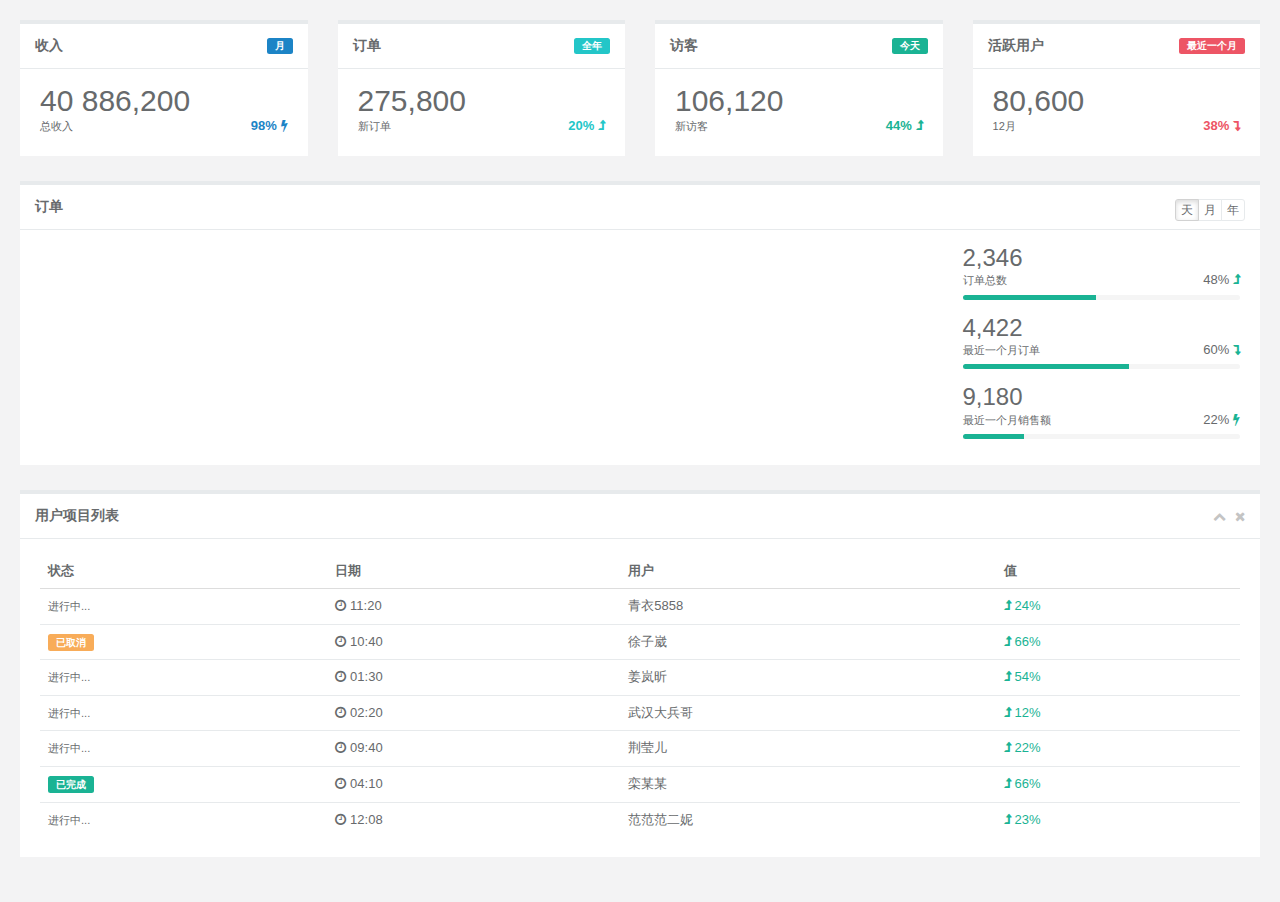
<file: ruoyi-admin/target/classes/templates/main_v1.html>
<!DOCTYPE html>
<html lang="zh" xmlns:th="http://www.thymeleaf.org">
<head>
    <meta charset="utf-8">
    <meta name="viewport" content="width=device-width, initial-scale=1.0">
    <title>统计</title>
    <link rel="shortcut icon" href="favicon.ico">
    <link href="../static/css/bootstrap.min.css" th:href="@{/css/bootstrap.min.css}" rel="stylesheet"/>
    <link href="../static/css/font-awesome.min.css" th:href="@{/css/font-awesome.min.css}" rel="stylesheet"/>
    <link href="../static/css/main/animate.min.css" th:href="@{/css/main/animate.min.css}" rel="stylesheet"/>
    <link href="../static/css/main/style.min862f.css" th:href="@{/css/main/style.min862f.css}" rel="stylesheet"/>
</head>

<body class="gray-bg">
    <div class="wrapper wrapper-content">

        <div class="row">
            <div class="col-sm-3">
                <div class="ibox float-e-margins">
                    <div class="ibox-title">
                        <span class="label label-success pull-right">月</span>
                        <h5>收入</h5>
                    </div>
                    <div class="ibox-content">
                        <h1 class="no-margins">40 886,200</h1>
                        <div class="stat-percent font-bold text-success">98% <i class="fa fa-bolt"></i>
                        </div>
                        <small>总收入</small>
                    </div>
                </div>
            </div>
            <div class="col-sm-3">
                <div class="ibox float-e-margins">
                    <div class="ibox-title">
                        <span class="label label-info pull-right">全年</span>
                        <h5>订单</h5>
                    </div>
                    <div class="ibox-content">
                        <h1 class="no-margins">275,800</h1>
                        <div class="stat-percent font-bold text-info">20% <i class="fa fa-level-up"></i>
                        </div>
                        <small>新订单</small>
                    </div>
                </div>
            </div>
            <div class="col-sm-3">
                <div class="ibox float-e-margins">
                    <div class="ibox-title">
                        <span class="label label-primary pull-right">今天</span>
                        <h5>访客</h5>
                    </div>
                    <div class="ibox-content">
                        <h1 class="no-margins">106,120</h1>
                        <div class="stat-percent font-bold text-navy">44% <i class="fa fa-level-up"></i>
                        </div>
                        <small>新访客</small>
                    </div>
                </div>
            </div>
            <div class="col-sm-3">
                <div class="ibox float-e-margins">
                    <div class="ibox-title">
                        <span class="label label-danger pull-right">最近一个月</span>
                        <h5>活跃用户</h5>
                    </div>
                    <div class="ibox-content">
                        <h1 class="no-margins">80,600</h1>
                        <div class="stat-percent font-bold text-danger">38% <i class="fa fa-level-down"></i>
                        </div>
                        <small>12月</small>
                    </div>
                </div>
            </div>
        </div>
        
        <div class="row">
            <div class="col-sm-12">
                <div class="ibox float-e-margins">
                    <div class="ibox-title">
                        <h5>订单</h5>
                        <div class="pull-right">
                            <div class="btn-group">
                                <button type="button" class="btn btn-xs btn-white active">天</button>
                                <button type="button" class="btn btn-xs btn-white">月</button>
                                <button type="button" class="btn btn-xs btn-white">年</button>
                            </div>
                        </div>
                    </div>
                    <div class="ibox-content">
                        <div class="row">
                            <div class="col-sm-9">
                                <div class="flot-chart">
                                    <div class="flot-chart-content" id="flot-dashboard-chart"></div>
                                </div>
                            </div>
                            <div class="col-sm-3">
                                <ul class="stat-list">
                                    <li>
                                        <h2 class="no-margins">2,346</h2>
                                        <small>订单总数</small>
                                        <div class="stat-percent">48% <i class="fa fa-level-up text-navy"></i>
                                        </div>
                                        <div class="progress progress-mini">
                                            <div style="width: 48%;" class="progress-bar"></div>
                                        </div>
                                    </li>
                                    <li>
                                        <h2 class="no-margins ">4,422</h2>
                                        <small>最近一个月订单</small>
                                        <div class="stat-percent">60% <i class="fa fa-level-down text-navy"></i>
                                        </div>
                                        <div class="progress progress-mini">
                                            <div style="width: 60%;" class="progress-bar"></div>
                                        </div>
                                    </li>
                                    <li>
                                        <h2 class="no-margins ">9,180</h2>
                                        <small>最近一个月销售额</small>
                                        <div class="stat-percent">22% <i class="fa fa-bolt text-navy"></i>
                                        </div>
                                        <div class="progress progress-mini">
                                            <div style="width: 22%;" class="progress-bar"></div>
                                        </div>
                                    </li>
                                 </ul>
                            </div>
                        </div>
                    </div>
                </div>
            </div>
        </div>
        
        <div class="row">
            <div class="col-sm-12">
                <div class="ibox float-e-margins">
                    <div class="ibox-title">
                        <h5>用户项目列表</h5>
                        <div class="ibox-tools">
                            <a class="collapse-link">
                                <i class="fa fa-chevron-up"></i>
                            </a>
                            <a class="close-link">
                                <i class="fa fa-times"></i>
                            </a>
                        </div>
                    </div>
                    <div class="ibox-content">
                        <table class="table table-hover no-margins">
                            <thead>
                                <tr>
                                    <th>状态</th>
                                    <th>日期</th>
                                    <th>用户</th>
                                    <th>值</th>
                                </tr>
                            </thead>
                            <tbody>
                                <tr>
                                    <td><small>进行中...</small>
                                    </td>
                                    <td><i class="fa fa-clock-o"></i> 11:20</td>
                                    <td>青衣5858</td>
                                    <td class="text-navy"> <i class="fa fa-level-up"></i> 24%</td>
                                </tr>
                                <tr>
                                    <td><span class="label label-warning">已取消</span>
                                    </td>
                                    <td><i class="fa fa-clock-o"></i> 10:40</td>
                                    <td>徐子崴</td>
                                    <td class="text-navy"> <i class="fa fa-level-up"></i> 66%</td>
                                </tr>
                                <tr>
                                    <td><small>进行中...</small>
                                    </td>
                                    <td><i class="fa fa-clock-o"></i> 01:30</td>
                                    <td>姜岚昕</td>
                                    <td class="text-navy"> <i class="fa fa-level-up"></i> 54%</td>
                                </tr>
                                <tr>
                                    <td><small>进行中...</small>
                                    </td>
                                    <td><i class="fa fa-clock-o"></i> 02:20</td>
                                    <td>武汉大兵哥</td>
                                    <td class="text-navy"> <i class="fa fa-level-up"></i> 12%</td>
                                </tr>
                                <tr>
                                    <td><small>进行中...</small>
                                    </td>
                                    <td><i class="fa fa-clock-o"></i> 09:40</td>
                                    <td>荆莹儿</td>
                                    <td class="text-navy"> <i class="fa fa-level-up"></i> 22%</td>
                                </tr>
                                <tr>
                                    <td><span class="label label-primary">已完成</span>
                                    </td>
                                    <td><i class="fa fa-clock-o"></i> 04:10</td>
                                    <td>栾某某</td>
                                    <td class="text-navy"> <i class="fa fa-level-up"></i> 66%</td>
                                </tr>
                                <tr>
                                    <td><small>进行中...</small>
                                    </td>
                                    <td><i class="fa fa-clock-o"></i> 12:08</td>
                                    <td>范范范二妮</td>
                                    <td class="text-navy"> <i class="fa fa-level-up"></i> 23%</td>
                                </tr>
                            </tbody>
                        </table>
                    </div>
                </div>
            </div>
         </div>
      </div>
    </div>
    <script th:src="@{/js/jquery.min.js}"></script>
    <script th:src="@{/js/bootstrap.min.js}"></script>
    <script th:src="@{/ajax/libs/flot/jquery.flot.js}"></script>
    
    <th:block th:include="include :: sparkline-js" />
    <script type="text/javascript">
	    $(document).ready(function () {
	        var data2 = [
	            [gd(2012, 1, 1), 7], [gd(2012, 1, 2), 6], [gd(2012, 1, 3), 4], [gd(2012, 1, 4), 8],
	            [gd(2012, 1, 5), 9], [gd(2012, 1, 6), 7], [gd(2012, 1, 7), 5], [gd(2012, 1, 8), 4],
	            [gd(2012, 1, 9), 7], [gd(2012, 1, 10), 8], [gd(2012, 1, 11), 9], [gd(2012, 1, 12), 6],
	            [gd(2012, 1, 13), 4], [gd(2012, 1, 14), 5], [gd(2012, 1, 15), 11], [gd(2012, 1, 16), 8],
	            [gd(2012, 1, 17), 8], [gd(2012, 1, 18), 11], [gd(2012, 1, 19), 11], [gd(2012, 1, 20), 6],
	            [gd(2012, 1, 21), 6], [gd(2012, 1, 22), 8], [gd(2012, 1, 23), 11], [gd(2012, 1, 24), 13],
	            [gd(2012, 1, 25), 7], [gd(2012, 1, 26), 9], [gd(2012, 1, 27), 9], [gd(2012, 1, 28), 8],
	            [gd(2012, 1, 29), 5], [gd(2012, 1, 30), 8], [gd(2012, 1, 31), 25]
	        ];
	
	        var data3 = [
	            [gd(2012, 1, 1), 800], [gd(2012, 1, 2), 500], [gd(2012, 1, 3), 600], [gd(2012, 1, 4), 700],
	            [gd(2012, 1, 5), 500], [gd(2012, 1, 6), 456], [gd(2012, 1, 7), 800], [gd(2012, 1, 8), 589],
	            [gd(2012, 1, 9), 467], [gd(2012, 1, 10), 876], [gd(2012, 1, 11), 689], [gd(2012, 1, 12), 700],
	            [gd(2012, 1, 13), 500], [gd(2012, 1, 14), 600], [gd(2012, 1, 15), 700], [gd(2012, 1, 16), 786],
	            [gd(2012, 1, 17), 345], [gd(2012, 1, 18), 888], [gd(2012, 1, 19), 888], [gd(2012, 1, 20), 888],
	            [gd(2012, 1, 21), 987], [gd(2012, 1, 22), 444], [gd(2012, 1, 23), 999], [gd(2012, 1, 24), 567],
	            [gd(2012, 1, 25), 786], [gd(2012, 1, 26), 666], [gd(2012, 1, 27), 888], [gd(2012, 1, 28), 900],
	            [gd(2012, 1, 29), 178], [gd(2012, 1, 30), 555], [gd(2012, 1, 31), 993]
	        ];
	
	
	        var dataset = [
	            {
	                label: "订单数",
	                data: data3,
	                color: "#1ab394",
	                bars: {
	                    show: true,
	                    align: "center",
	                    barWidth: 24 * 60 * 60 * 600,
	                    lineWidth: 0
	                }
	
	            }, {
	                label: "付款数",
	                data: data2,
	                yaxis: 2,
	                color: "#464f88",
	                lines: {
	                    lineWidth: 1,
	                    show: true,
	                    fill: true,
	                    fillColor: {
	                        colors: [{
	                            opacity: 0.2
	                        }, {
	                            opacity: 0.2
	                        }]
	                    }
	                },
	                splines: {
	                    show: false,
	                    tension: 0.6,
	                    lineWidth: 1,
	                    fill: 0.1
	                },
	            }
	        ];
	
	
	        var options = {
	            xaxis: {
	                mode: "time",
	                tickSize: [3, "day"],
	                tickLength: 0,
	                axisLabel: "Date",
	                axisLabelUseCanvas: true,
	                axisLabelFontSizePixels: 12,
	                axisLabelFontFamily: 'Arial',
	                axisLabelPadding: 10,
	                color: "#838383"
	            },
	            yaxes: [{
	                    position: "left",
	                    max: 1070,
	                    color: "#838383",
	                    axisLabelUseCanvas: true,
	                    axisLabelFontSizePixels: 12,
	                    axisLabelFontFamily: 'Arial',
	                    axisLabelPadding: 3
	            }, {
	                    position: "right",
	                    clolor: "#838383",
	                    axisLabelUseCanvas: true,
	                    axisLabelFontSizePixels: 12,
	                    axisLabelFontFamily: ' Arial',
	                    axisLabelPadding: 67
	            }
	            ],
	            legend: {
	                noColumns: 1,
	                labelBoxBorderColor: "#000000",
	                position: "nw"
	            },
	            grid: {
	                hoverable: false,
	                borderWidth: 0,
	                color: '#838383'
	            }
	        };
	
	        function gd(year, month, day) {
	            return new Date(year, month - 1, day).getTime();
	        }
	
	        var previousPoint = null,
	            previousLabel = null;
	
	        $.plot($("#flot-dashboard-chart"), dataset, options);
	    });
    </script>
</body>
</html>
</file>
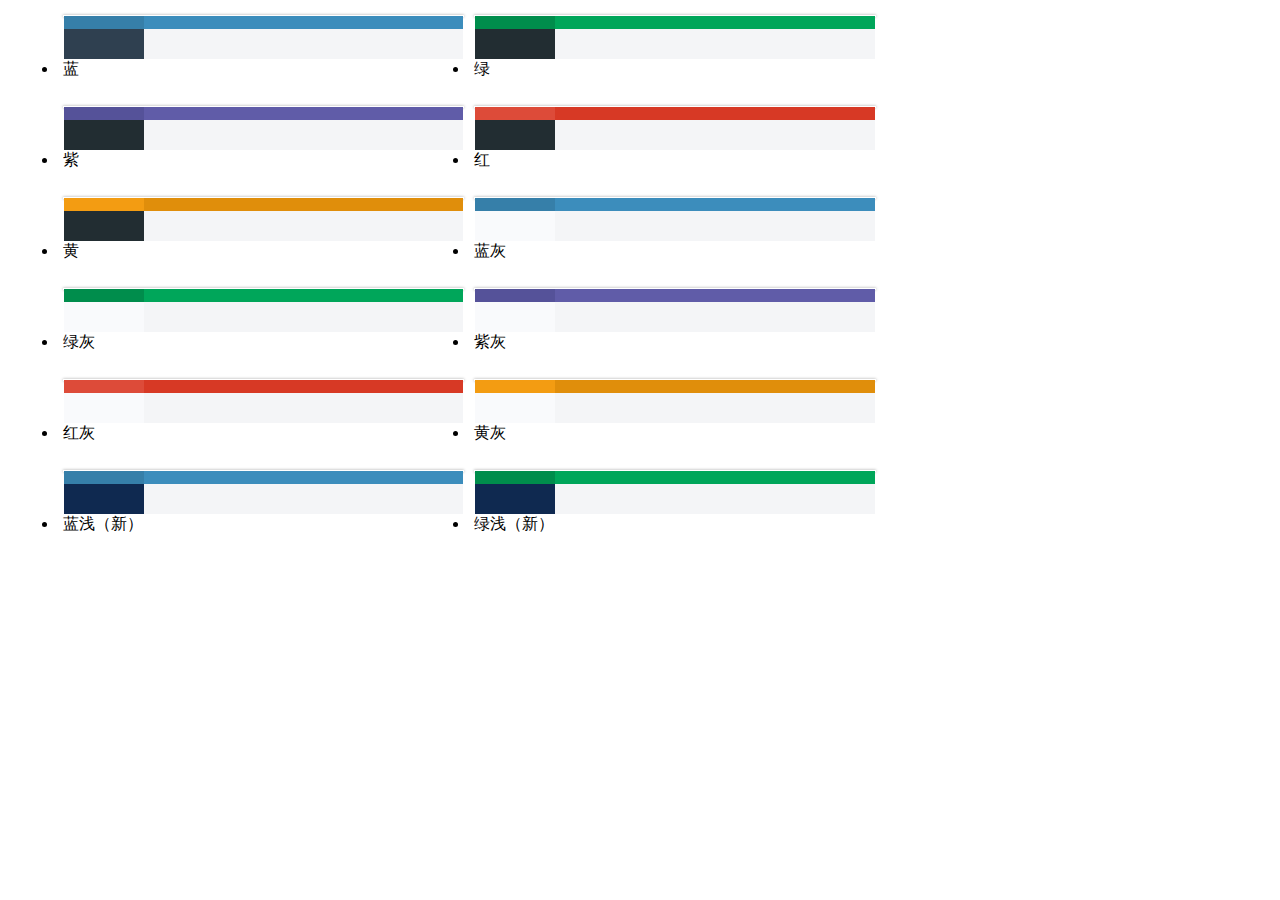
<file: ruoyi-admin/target/classes/templates/skin.html>
<!DOCTYPE html>
<html  lang="zh" xmlns:th="http://www.thymeleaf.org">
<head>
    <meta charset="utf-8">
    <meta name="viewport" content="width=device-width, initial-scale=1.0">
    <meta name="renderer" content="webkit">
    <title>主题选择</title>
    <!--[if lt IE 9]>
    <meta http-equiv="refresh" content="0;ie.html"/>
    <![endif]-->
    <link rel="shortcut icon" href="../static/favicon.ico" th:href="@{favicon.ico}"/>
    <link th:href="@{/css/bootstrap.min.css}" rel="stylesheet"/>
    <link th:href="@{/css/style.css}" rel="stylesheet"/>
    <style type="text/css">
		.list-unstyled{margin:10px;}
		.full-opacity-hover{opacity:1;filter:alpha(opacity=1);border:1px solid #fff}
		.full-opacity-hover:hover{border:1px solid #f00;}
	</style>
</head>
<body class="gray-bg">
<ul class="list-unstyled clearfix">
	<li style="float:left; width: 33.33333%; padding: 5px;">
		<a href="javascript:" data-skin="skin-blue|theme-dark" style="display: block; box-shadow: 0 0 3px rgba(0,0,0,0.4)" class="clearfix full-opacity-hover">
			<span style="width: 20%; float: left; height: 13px; background: #367fa9"></span>
			<span style="width: 80%; float: left; height: 13px; background: #3c8dbc"></span>
			<span style="width: 20%; float: left; height: 30px; background: #2f4050"></span>
			<span style="width: 80%; float: left; height: 30px; background: #f4f5f7"></span>
		</a>
		<p class="text-center">蓝</p>
	</li>
	
	<li style="float:left; width: 33.33333%; padding: 5px;">
		<a href="javascript:" data-skin="skin-green|theme-dark" style="display: block; box-shadow: 0 0 3px rgba(0,0,0,0.4)" class="clearfix full-opacity-hover">
			<span style="width: 20%; float: left; height: 13px; background: #008d4c"></span>
			<span style="width: 80%; float: left; height: 13px; background: #00a65a"></span>
			<span style="width: 20%; float: left; height: 30px; background: #222d32"></span>
			<span style="width: 80%; float: left; height: 30px; background: #f4f5f7"></span>
		</a>
		<p class="text-center">绿</p>
	</li>
	
	<li style="float:left; width: 33.33333%; padding: 5px;">
		<a href="javascript:" data-skin="skin-purple|theme-dark" style="display: block; box-shadow: 0 0 3px rgba(0,0,0,0.4)" class="clearfix full-opacity-hover">
			<span style="width: 20%; float: left; height: 13px; background: #555299"></span>
			<span style="width: 80%; float: left; height: 13px; background: #605ca8"></span>
			<span style="width: 20%; float: left; height: 30px; background: #222d32"></span>
			<span style="width: 80%; float: left; height: 30px; background: #f4f5f7"></span>
		</a>
		<p class="text-center">紫</p>
	</li>
	
	<li style="float:left; width: 33.33333%; padding: 5px;">
		<a href="javascript:" data-skin="skin-red|theme-dark" style="display: block; box-shadow: 0 0 3px rgba(0,0,0,0.4)" class="clearfix full-opacity-hover">
			<span style="width: 20%; float: left; height: 13px; background: #dd4b39"></span>
			<span style="width: 80%; float: left; height: 13px; background: #d73925"></span>
			<span style="width: 20%; float: left; height: 30px; background: #222d32"></span>
			<span style="width: 80%; float: left; height: 30px; background: #f4f5f7"></span>
		</a>
		<p class="text-center">红</p>
	</li>
	
	<li style="float:left; width: 33.33333%; padding: 5px;">
		<a href="javascript:" data-skin="skin-yellow|theme-dark" style="display: block; box-shadow: 0 0 3px rgba(0,0,0,0.4)" class="clearfix full-opacity-hover">
			<span style="width: 20%; float: left; height: 13px; background: #f39c12"></span>
			<span style="width: 80%; float: left; height: 13px; background: #e08e0b"></span>
			<span style="width: 20%; float: left; height: 30px; background: #222d32"></span>
			<span style="width: 80%; float: left; height: 30px; background: #f4f5f7"></span>
		</a>
		<p class="text-center">黄</p>
	</li>
	
	<li style="float:left; width: 33.33333%; padding: 5px;">
		<a href="javascript:" data-skin="skin-blue|theme-light" style="display: block; box-shadow: 0 0 3px rgba(0,0,0,0.4)" class="clearfix full-opacity-hover">
			<span style="width: 20%; float: left; height: 13px; background: #367fa9"></span>
			<span style="width: 80%; float: left; height: 13px; background: #3c8dbc"></span>
			<span style="width: 20%; float: left; height: 30px; background: #f9fafc"></span>
			<span style="width: 80%; float: left; height: 30px; background: #f4f5f7"></span>
		</a>
		<p class="text-center">蓝灰</p>
	</li>
	
	<li style="float:left; width: 33.33333%; padding: 5px;">
		<a href="javascript:" data-skin="skin-green|theme-light" style="display: block; box-shadow: 0 0 3px rgba(0,0,0,0.4)" class="clearfix full-opacity-hover">
			<span style="width: 20%; float: left; height: 13px; background: #008d4c"></span>
			<span style="width: 80%; float: left; height: 13px; background: #00a65a"></span>
			<span style="width: 20%; float: left; height: 30px; background: #f9fafc"></span>
			<span style="width: 80%; float: left; height: 30px; background: #f4f5f7"></span>
		</a>
		<p class="text-center">绿灰</p>
	</li>
	
	<li style="float:left; width: 33.33333%; padding: 5px;">
		<a href="javascript:" data-skin="skin-purple|theme-light" style="display: block; box-shadow: 0 0 3px rgba(0,0,0,0.4)" class="clearfix full-opacity-hover">
			<span style="width: 20%; float: left; height: 13px; background: #555299"></span>
			<span style="width: 80%; float: left; height: 13px; background: #605ca8"></span>
			<span style="width: 20%; float: left; height: 30px; background: #f9fafc"></span>
			<span style="width: 80%; float: left; height: 30px; background: #f4f5f7"></span>
		</a>
		<p class="text-center">紫灰</p>
	</li>
	
	<li style="float:left; width: 33.33333%; padding: 5px;">
		<a href="javascript:" data-skin="skin-red|theme-light" style="display: block; box-shadow: 0 0 3px rgba(0,0,0,0.4)" class="clearfix full-opacity-hover">
			<span style="width: 20%; float: left; height: 13px; background: #dd4b39"></span>
			<span style="width: 80%; float: left; height: 13px; background: #d73925"></span>
			<span style="width: 20%; float: left; height: 30px; background: #f9fafc"></span>
			<span style="width: 80%; float: left; height: 30px; background: #f4f5f7"></span>
		</a>
		<p class="text-center">红灰</p>
	</li>
	
	<li style="float:left; width: 33.33333%; padding: 5px;">
		<a href="javascript:" data-skin="skin-yellow|theme-light" style="display: block; box-shadow: 0 0 3px rgba(0,0,0,0.4)" class="clearfix full-opacity-hover">
			<span style="width: 20%; float: left; height: 13px; background: #f39c12"></span>
			<span style="width: 80%; float: left; height: 13px; background: #e08e0b"></span>
			<span style="width: 20%; float: left; height: 30px; background: #f9fafc"></span>
			<span style="width: 80%; float: left; height: 30px; background: #f4f5f7"></span>
		</a>
		<p class="text-center">黄灰</p>
	</li>
	
	<li style="float:left; width: 33.33333%; padding: 5px;">
		<a href="javascript:" data-skin="skin-blue|theme-blue" style="display: block; box-shadow: 0 0 3px rgba(0,0,0,0.4)" class="clearfix full-opacity-hover">
			<span style="width: 20%; float: left; height: 13px; background: #367fa9"></span>
			<span style="width: 80%; float: left; height: 13px; background: #3c8dbc"></span>
			<span style="width: 20%; float: left; height: 30px; background: rgba(15,41,80,1)"></span>
			<span style="width: 80%; float: left; height: 30px; background: #f4f5f7"></span>
		</a>
		<p class="text-center">蓝浅（新）</p>
	</li>
	<li style="float:left; width: 33.33333%; padding: 5px;">
		<a href="javascript:" data-skin="skin-green|theme-blue" style="display: block; box-shadow: 0 0 3px rgba(0,0,0,0.4)" class="clearfix full-opacity-hover">
			<span style="width: 20%; float: left; height: 13px; background: #008d4c"></span>
			<span style="width: 80%; float: left; height: 13px; background: #00a65a"></span>
			<span style="width: 20%; float: left; height: 30px; background: rgba(15,41,80,1)"></span>
			<span style="width: 80%; float: left; height: 30px; background: #f4f5f7"></span>
		</a>
		<p class="text-center">绿浅（新）</p>
	</li>
</ul>
</body>
<script th:src="@{/js/jquery.min.js}"></script>
<script th:src="@{/ruoyi/js/common.js?v=4.1.0}"></script>
<script type="text/javascript">
//皮肤样式列表
var skins = ["skin-blue", "skin-green", "skin-purple", "skin-red", "skin-yellow"];

// 主题样式列表
var themes = ["theme-dark", "theme-light", "theme-blue"];

$("[data-skin]").on('click',
function(e) {
    var skin = $(this).data('skin');
    $.each(skins, function(i) {
        parent.$("body").removeClass(skins[i]);
    });
    $.each(themes, function(i) {
        parent.$("body").removeClass(themes[i]);
    });
    parent.$("body").addClass(skin.split('|')[0]);
    parent.$("body").addClass(skin.split('|')[1]);
    storage.set('skin', skin);
});
</script>
</html>
</file>
<file: ruoyi-process/target/classes/static/modeler/diagram-viewer/style.css>
body {    background: #fafafa;    color: #708090;    /* font: 300 100.1% "Helvetica Neue", Helvetica, "Arial Unicode MS", Arial, sans-serif; */	font-family: Verdana, sans-serif, Arial;	font-size: 10px;}.wrapper{	height: 100%;	position: relative;	width: 100%;}/*#holder {    height: 480px;    width: 640px;	b_ackground: #F8F8FF;		-moz-border-radius: 10px;	-webkit-border-radius: 10px;	-webkit-box-shadow: 0 1px 3px #666;	background: #DDD url(./images/bg.png);	/* background: #DDD url(./images/checker-bg.png); * /	b_order:0px solid #dedede;}*/div.diagramHolder {	float:left; }div.diagram{	border:1px solid #dedede;	margin: 5px;	padding: 5px;	background: #FFF;}div.diagram.hidden{	display:none;}svg {	background: #DDD url(./images/bg.png);}div.diagram-info {	float:left;	position: relative;	padding: 5px;}/* Breadcrumbs */#diagramBreadCrumbs {	margin-left: 2px;	margin-right: 2px;	margin-top: 10px;}#diagramBreadCrumbs ul {	list-style: none;		background-color: white;	border: 1px solid #DEDEDE;	border-color: #C0C2C5;	margin: 0;		margin-bottom: 10px;	margin-left: 0;		-webkit-padding-start: 0px;	-moz-border-radius: 4px;	-webkit-border-radius: 4px;	border-radius: 4px;}#diagramBreadCrumbs li {	/*text-decoration: underline;*/	display: inline-block;	vertical-align: middle;	padding-left: .75em;	padding-right: 0;	cursor: pointer;}#diagramBreadCrumbs li.selected {	color: #9370DB;	color: #4876FF;	color: #4F94CD;	font-weight: bold;}#diagramBreadCrumbs li span {	background: url(images/breadcrumbs.png) no-repeat 100% 50%;	display: block;	padding: .5em 15px .5em 0;}/* Progress bar */.ui-progressbar { 	height: 25px;	/*height:2em; text-align: left; overflow: hidden; */	background: white;	border: 1px solid #949DAD;	margin: 2px;	overflow: hidden;	padding: 1px;	position: relative;	-moz-border-radius: 4px;	-webkit-border-radius: 4px;	border-radius: 4px;}.ui-progressbar .ui-progressbar-value {	m_argin: -1px;	height:100%;	background: #D4E4FF;		-moz-border-radius: 4px;	-webkit-border-radius: 4px;	border-radius: 4px;}.ui-widget-header a { color: #222222/*{fcHeader}*/; }.ui-progressbar .ui-progressbar-label{	position: absolute;	margin-top: 7px;	border:0px solid red;	width: 100%;	text-align: center;}
</file>
<file: ruoyi-process/target/classes/static/modeler/editor-app/libs/es5-shim-15.3.4.5/tests/lib/jasmine.css>
body {
  font-family: "Helvetica Neue Light", "Lucida Grande", "Calibri", "Arial", sans-serif;
}


.jasmine_reporter a:visited, .jasmine_reporter a {
  color: #303; 
}

.jasmine_reporter a:hover, .jasmine_reporter a:active {
  color: blue; 
}

.run_spec {
  float:right;
  padding-right: 5px;
  font-size: .8em;
  text-decoration: none;
}

.jasmine_reporter {
  margin: 0 5px;
}

.banner {
  color: #303;
  background-color: #fef;
  padding: 5px;
}

.logo {
  float: left;
  font-size: 1.1em;
  padding-left: 5px;
}

.logo .version {
  font-size: .6em;
  padding-left: 1em;
}

.runner.running {
  background-color: yellow;
}


.options {
  text-align: right;
  font-size: .8em;
}




.suite {
  border: 1px outset gray;
  margin: 5px 0;
  padding-left: 1em;
}

.suite .suite {
  margin: 5px; 
}

.suite.passed {
  background-color: #dfd;
}

.suite.failed {
  background-color: #fdd;
}

.spec {
  margin: 5px;
  padding-left: 1em;
  clear: both;
}

.spec.failed, .spec.passed, .spec.skipped {
  padding-bottom: 5px;
  border: 1px solid gray;
}

.spec.failed {
  background-color: #fbb;
  border-color: red;
}

.spec.passed {
  background-color: #bfb;
  border-color: green;
}

.spec.skipped {
  background-color: #bbb;
}

.messages {
  border-left: 1px dashed gray;
  padding-left: 1em;
  padding-right: 1em;
}

.passed {
  background-color: #cfc;
  display: none;
}

.failed {
  background-color: #fbb;
}

.skipped {
  color: #777;
  background-color: #eee;
  display: none;
}


/*.resultMessage {*/
  /*white-space: pre;*/
/*}*/

.resultMessage span.result {
  display: block;
  line-height: 2em;
  color: black;
}

.resultMessage .mismatch {
  color: black;
}

.stackTrace {
  white-space: pre;
  font-size: .8em;
  margin-left: 10px;
  max-height: 5em;
  overflow: auto;
  border: 1px inset red;
  padding: 1em;
  background: #eef;
}

.finished-at {
  padding-left: 1em;
  font-size: .6em;
}

.show-passed .passed,
.show-skipped .skipped {
  display: block;
}


#jasmine_content {
  position:fixed;
  right: 100%;
}

.runner {
  border: 1px solid gray;
  display: block;
  margin: 5px 0;
  padding: 2px 0 2px 10px;
}
</file>
